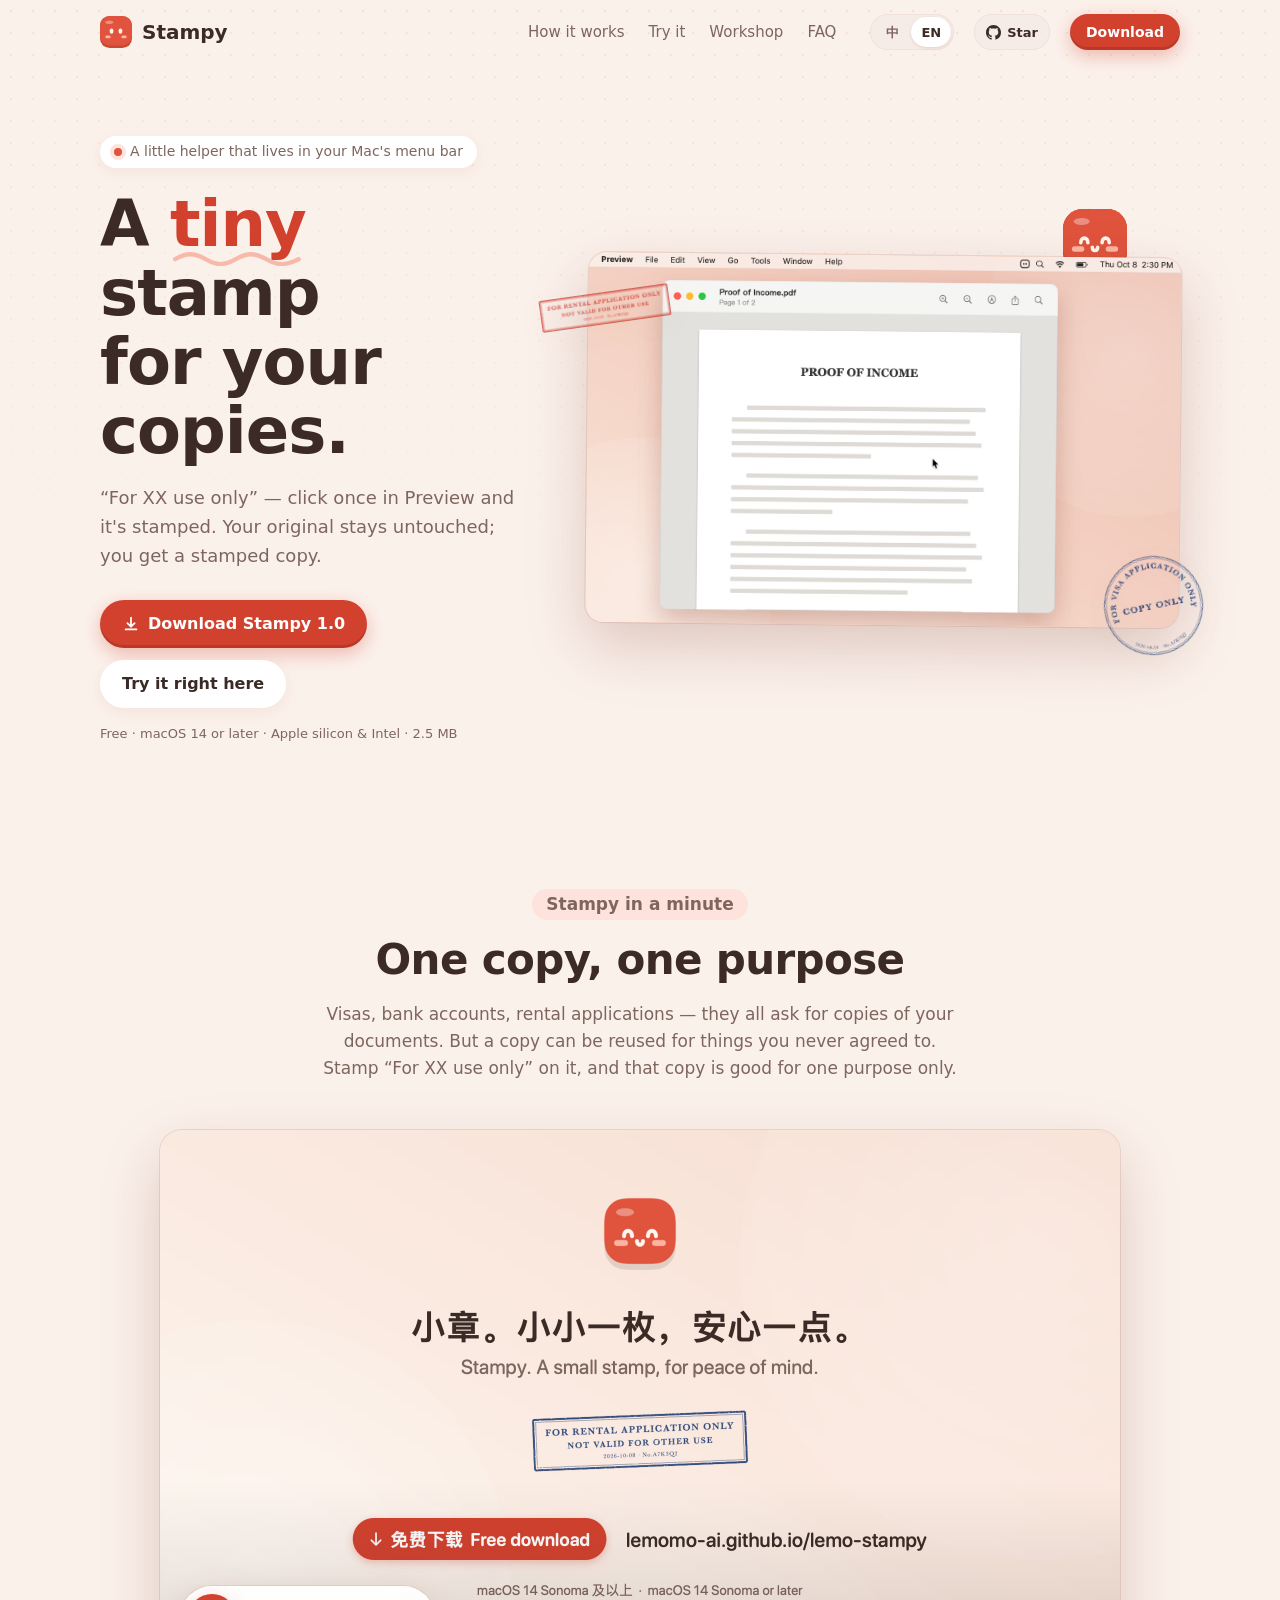
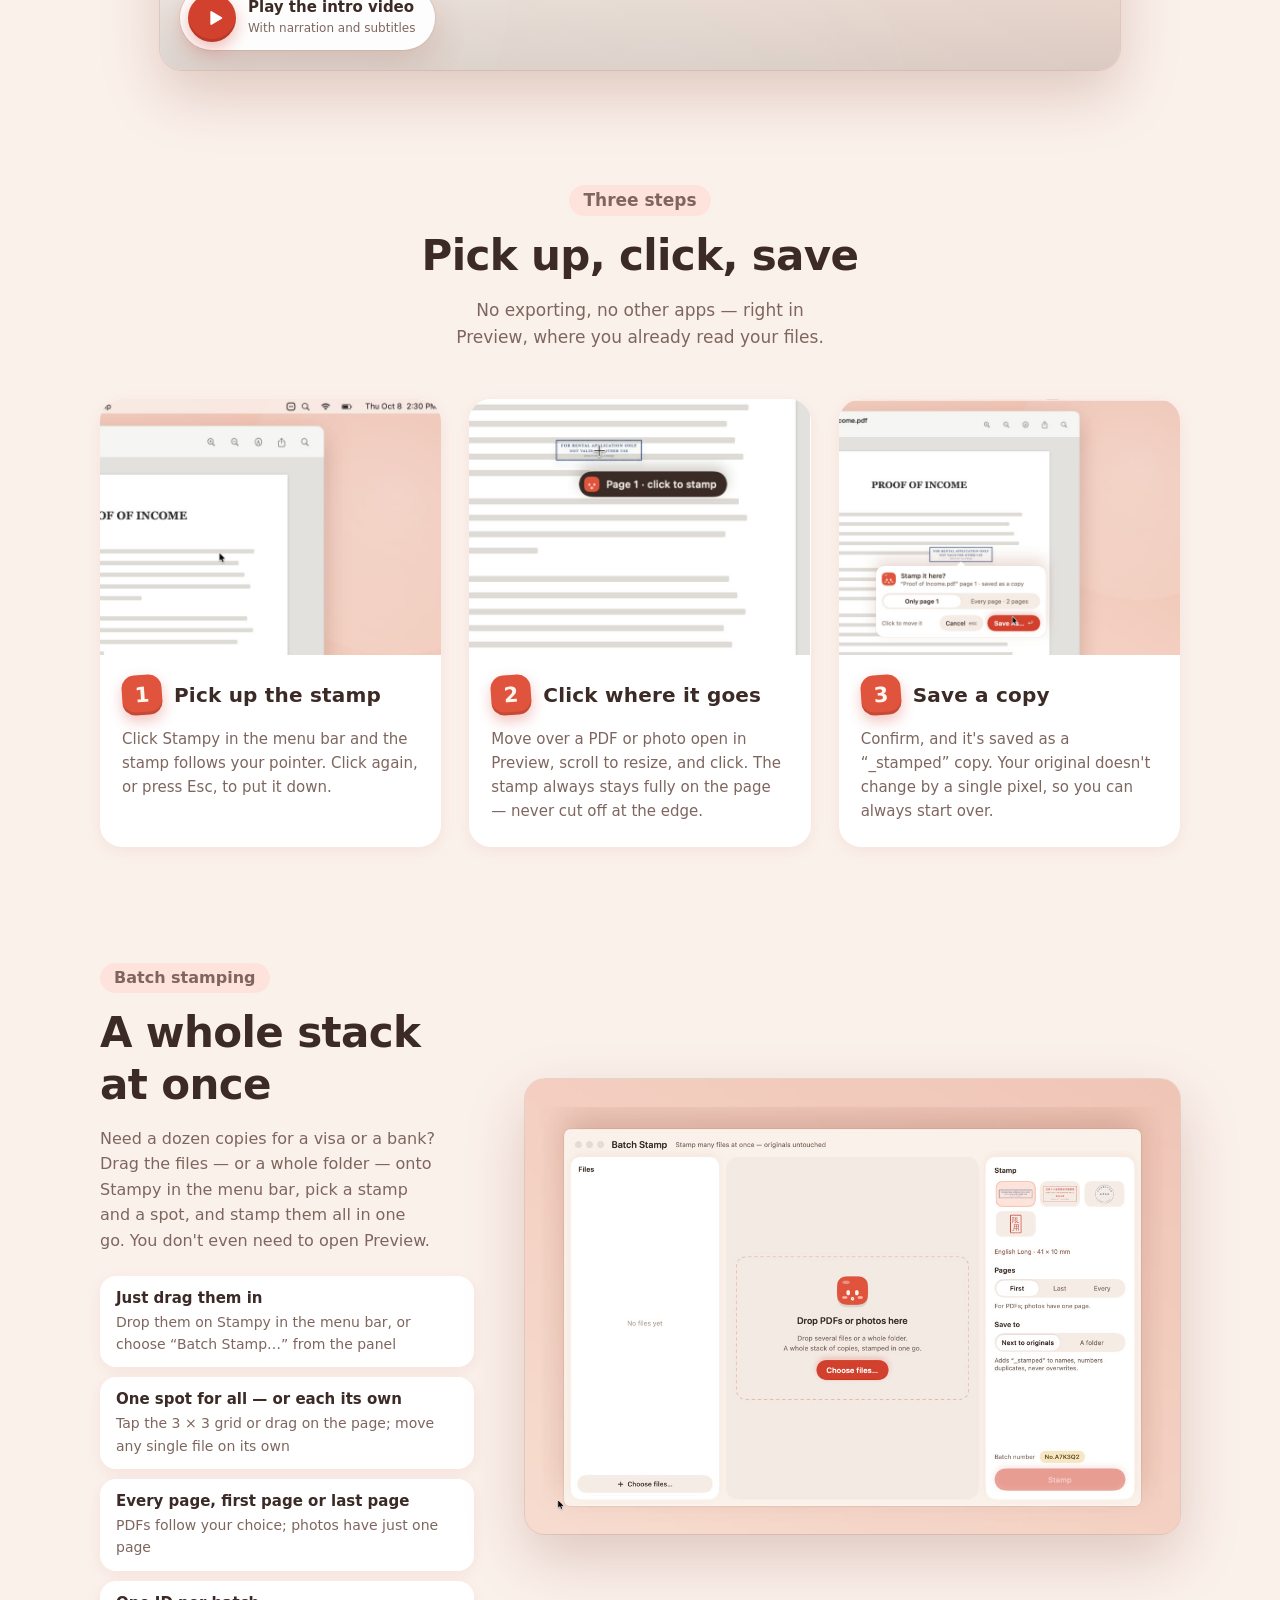
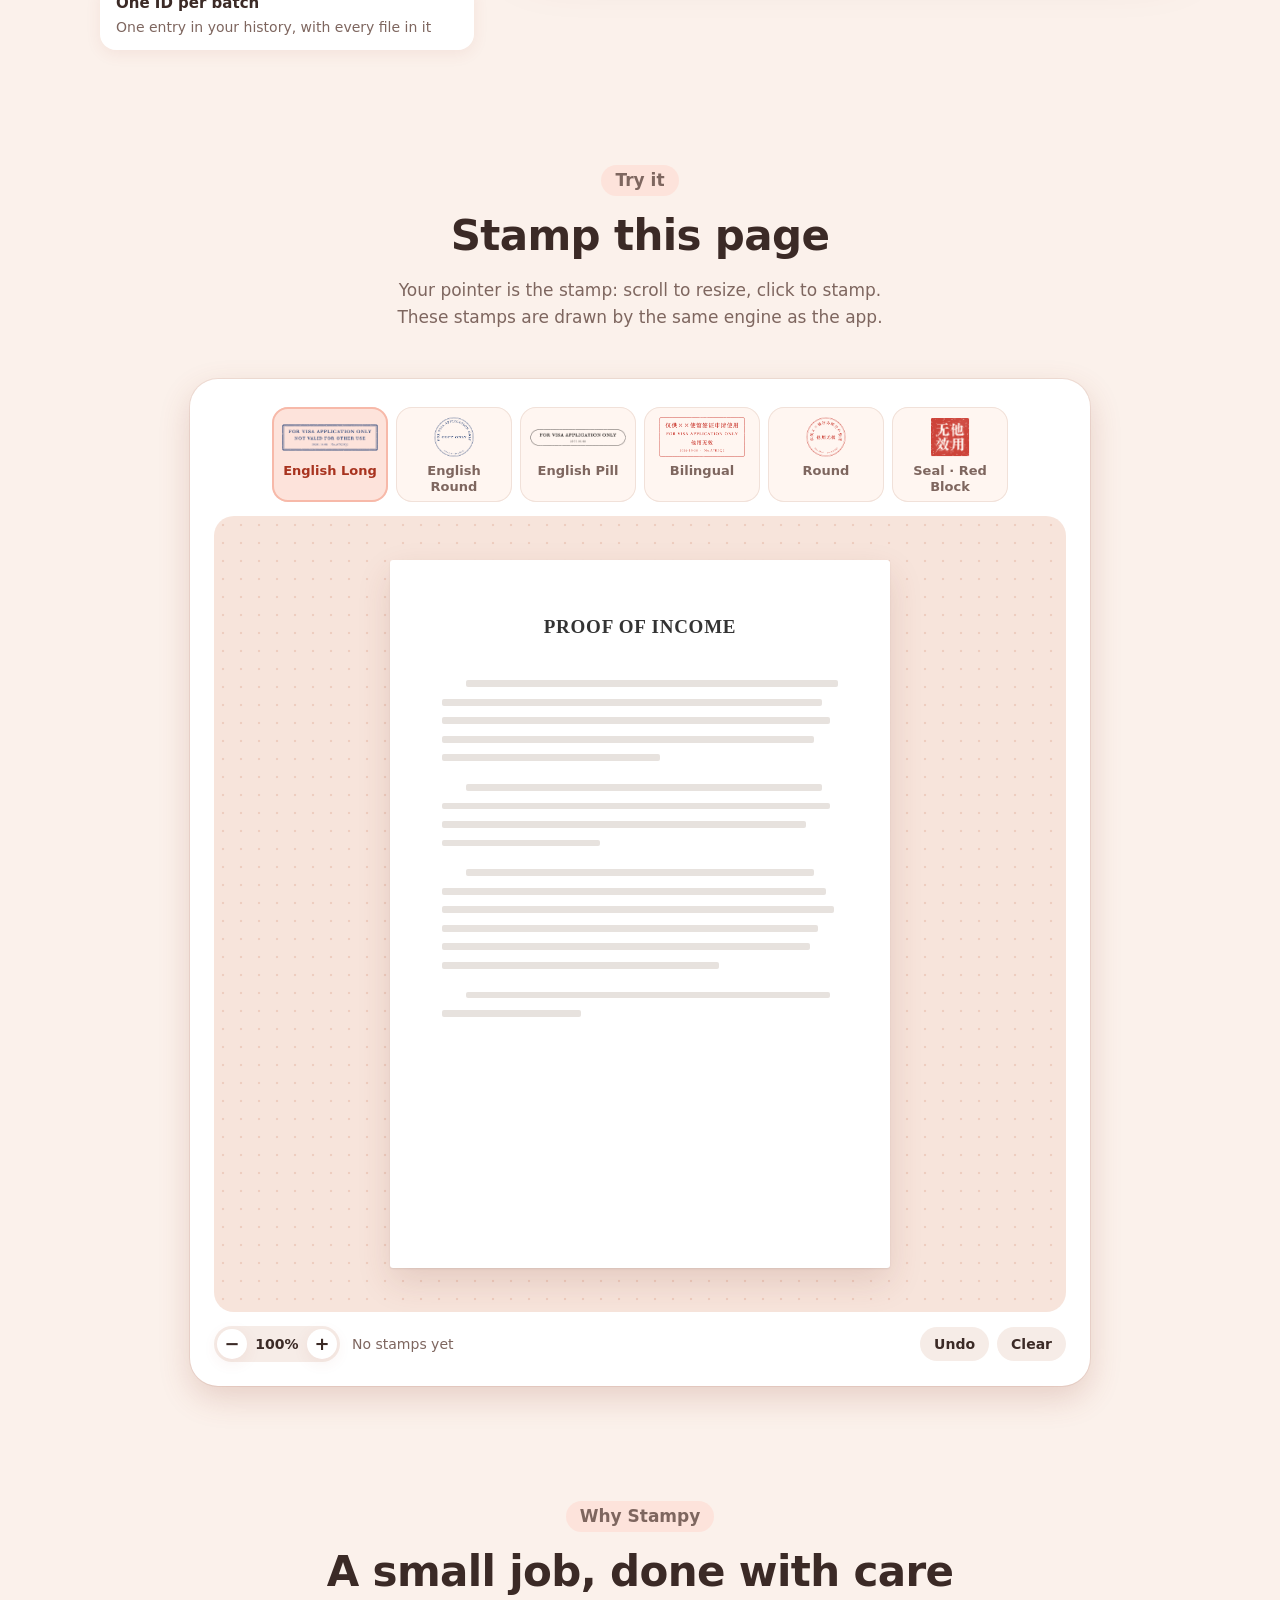
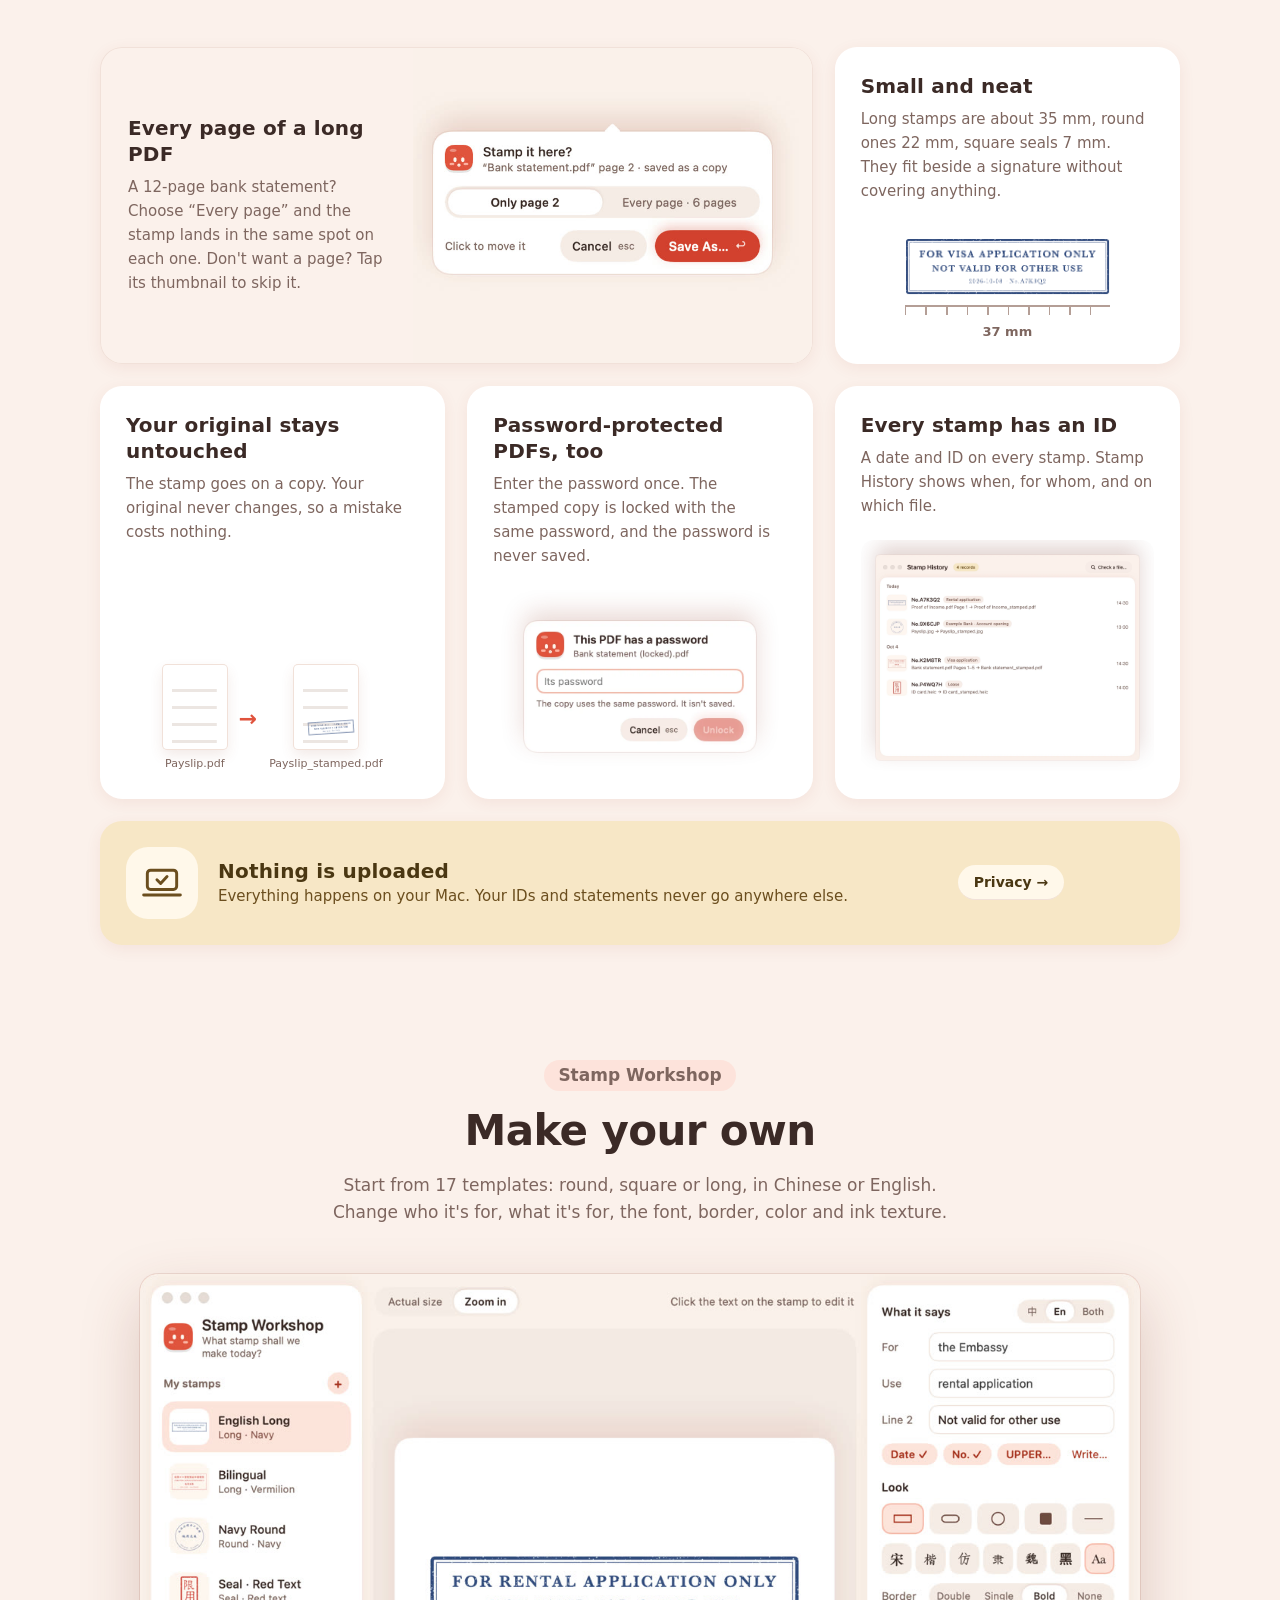
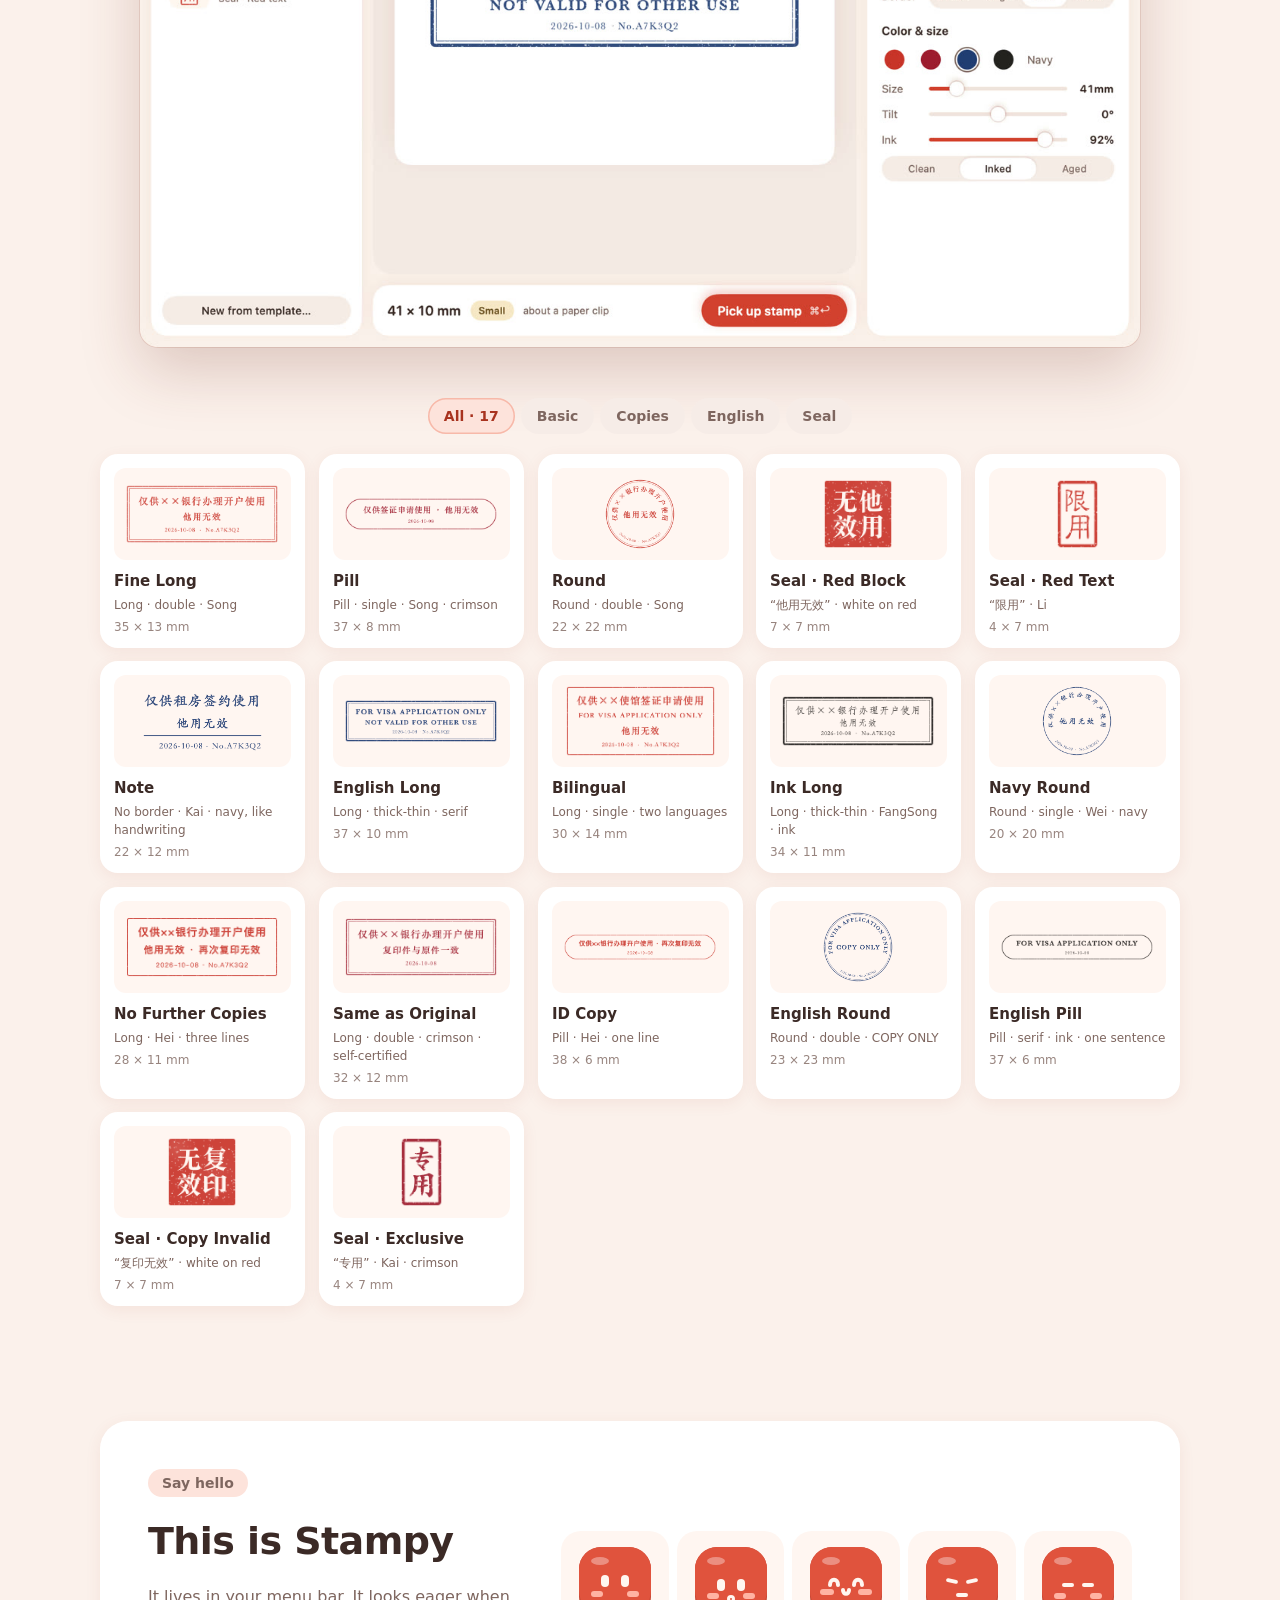
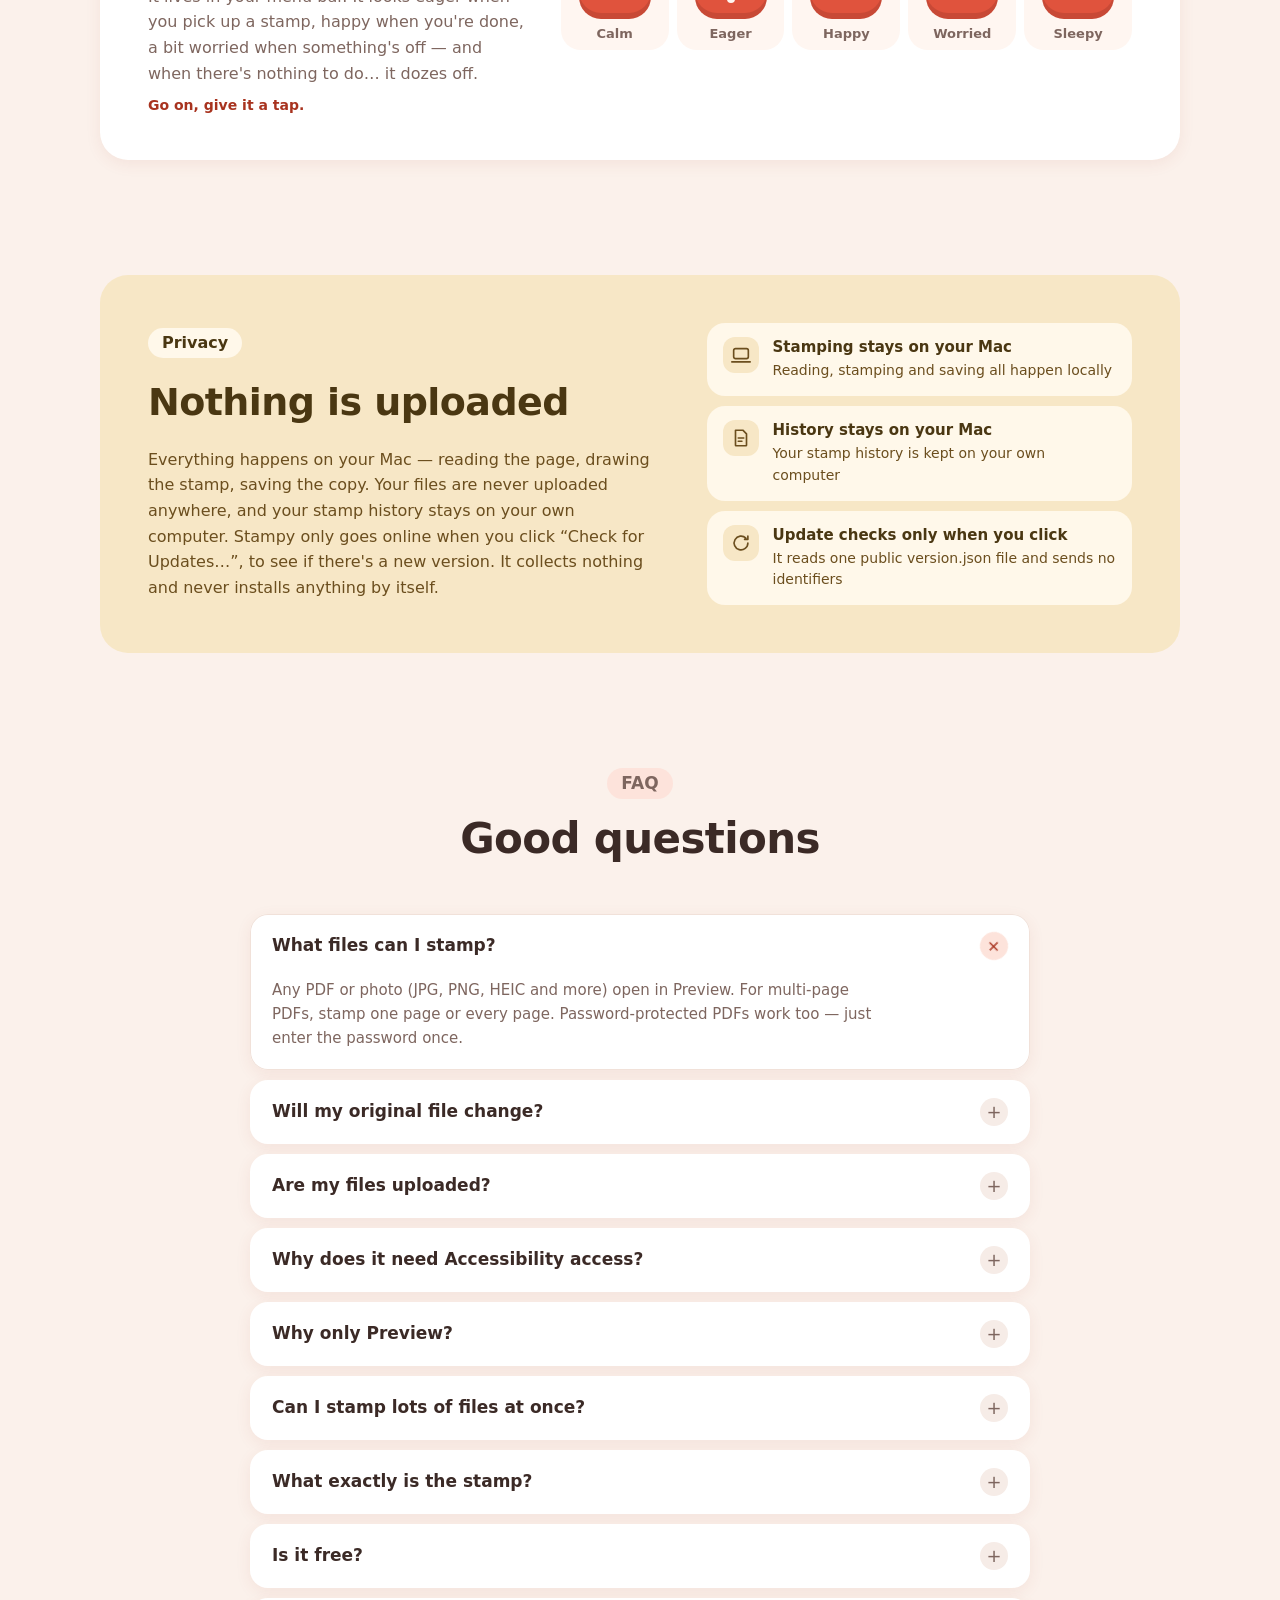
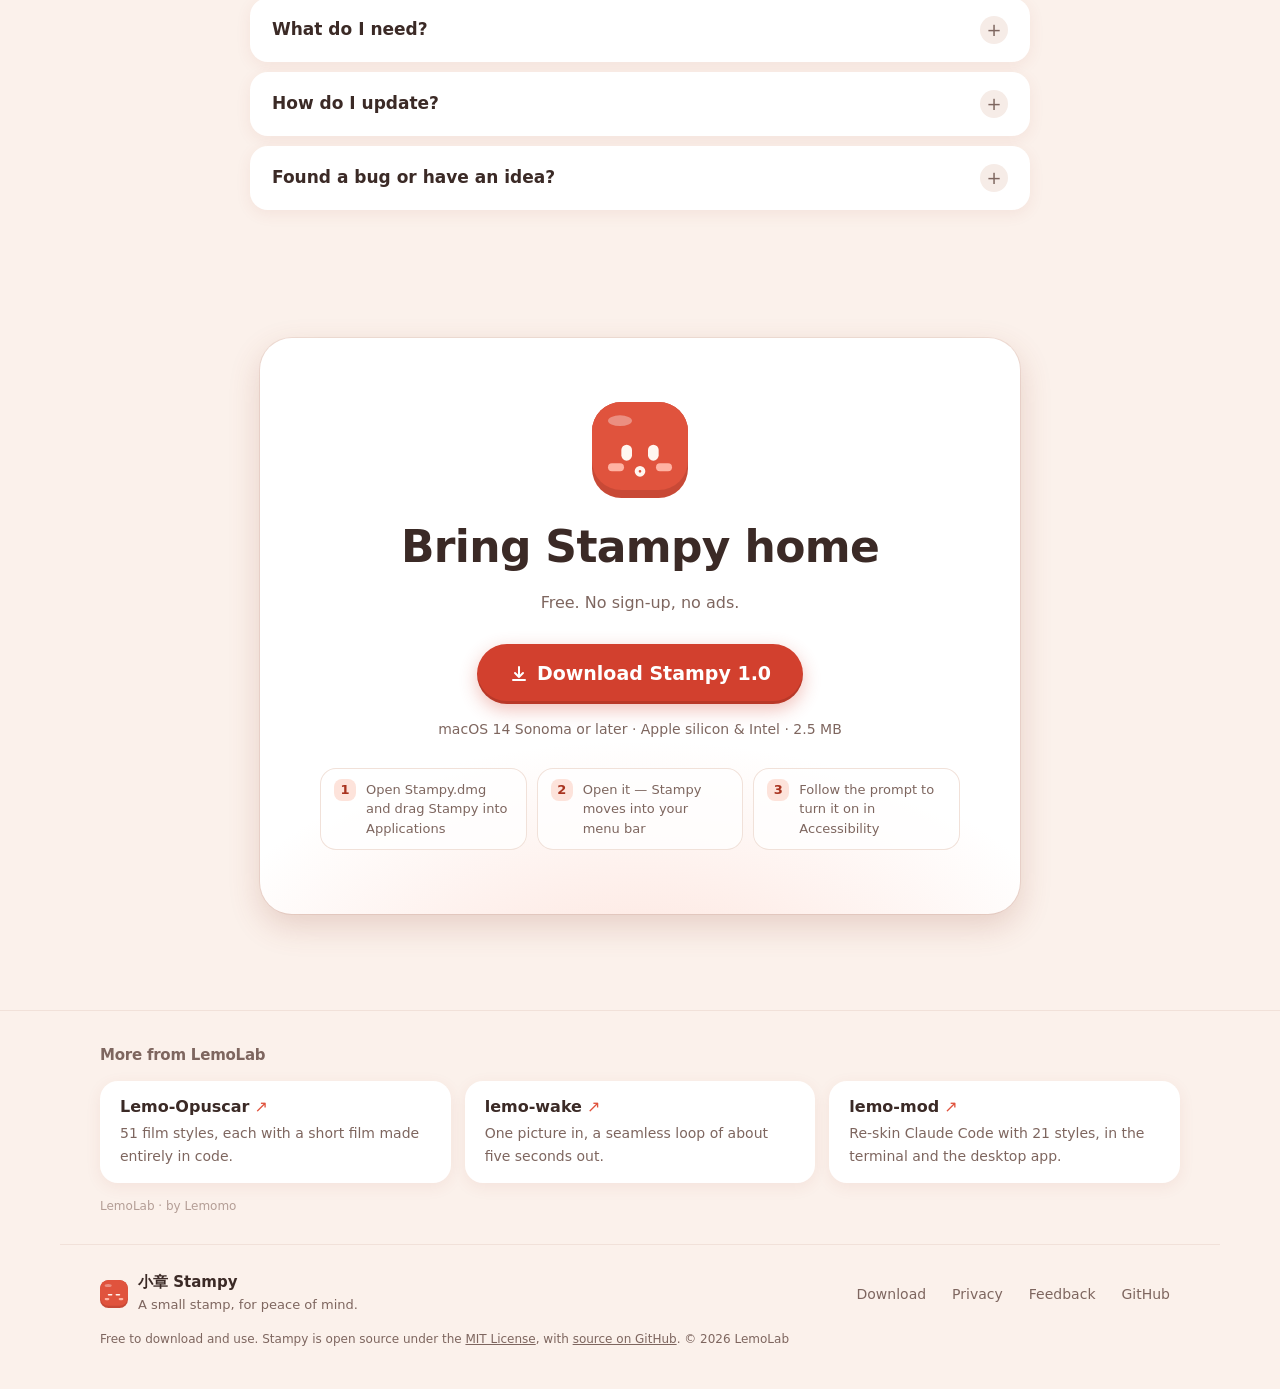
<file: website/index.html>
<!doctype html>
<html lang="zh-CN">
<head>
<meta charset="utf-8">
<meta name="viewport" content="width=device-width, initial-scale=1, viewport-fit=cover">
<script>
  // 语言要在画第一帧之前定下来：?lang= > 上次的选择 > 浏览器语言（zh 开头用中文，否则英文）。
  (function () {
    var d = document.documentElement, l = null;
    try { l = localStorage.getItem("stampy-lang"); } catch (e) {}
    var q = /[?&]lang=(zh|en)\b/.exec(location.search);
    if (q) l = q[1];
    if (l !== "zh" && l !== "en") {
      var n = (navigator.languages && navigator.languages[0]) || navigator.language || "";
      l = /^zh/i.test(n) ? "zh" : "en";
    }
    d.lang = l === "en" ? "en" : "zh-CN";
    d.className += " js" + (l === "en" ? " i18n-wait" : "");
    setTimeout(function () { d.classList.remove("i18n-wait"); }, 1500); // 脚本万一没跑，也别一直藏着
  })();
</script>
<title>小章 Stampy · 给复印件，盖个小小的章</title>
<meta name="description" content="住在 Mac 菜单栏里的小工具。在预览里点一下，就盖上“仅供××使用，他用无效”。原件不动，另存一份。文件不上传，免费开源，不用注册，没有广告。">
<meta name="theme-color" content="#FBF1EB">
<link rel="canonical" href="https://lemomo-ai.github.io/lemo-stampy/">
<link rel="icon" href="favicon.svg" type="image/svg+xml">

<!-- 分享卡片：页面只有一个地址，所以标题和简介中英文都写上。og:image 必须是完整地址。 -->
<meta property="og:type" content="website">
<meta property="og:site_name" content="小章 Stampy">
<meta property="og:url" content="https://lemomo-ai.github.io/lemo-stampy/">
<meta property="og:title" content="小章 Stampy · 给复印件，盖个小小的章 · A tiny stamp for your copies">
<meta property="og:description" content="在预览里点一下，就盖上“仅供××使用，他用无效”。原件不动，另存一份。 “For XX use only” — click once in Preview and it's stamped. Your original stays untouched.">
<meta property="og:image" content="https://lemomo-ai.github.io/lemo-stampy/ui/og.png">
<meta property="og:image:width" content="1200">
<meta property="og:image:height" content="630">
<meta property="og:image:alt" content="小章 Stampy：住在 Mac 菜单栏里的小印章 · A tiny stamp that lives in your Mac's menu bar">
<meta property="og:locale" content="zh_CN">
<meta property="og:locale:alternate" content="en_US">
<meta name="twitter:card" content="summary_large_image">
<meta name="twitter:title" content="小章 Stampy · 给复印件，盖个小小的章 · A tiny stamp for your copies">
<meta name="twitter:description" content="在预览里点一下，给复印件盖上“仅供××使用”。Click once in Preview to stamp “For XX use only” on a copy. Free and open source, for Mac.">
<meta name="twitter:image" content="https://lemomo-ai.github.io/lemo-stampy/ui/og.png">
<meta name="twitter:image:alt" content="小章 Stampy：住在 Mac 菜单栏里的小印章 · A tiny stamp that lives in your Mac's menu bar">

<link rel="stylesheet" href="style.css">
</head>

<!--
  ┌──────────────────────────────────────────────────────────────┐
  │ 发版时改这里：data-dmg-size 填 DMG 的大小，比如 "9.6 MB"。       │
  │ 空着时页面不显示大小；填了以后所有下载按钮旁边都会显示。          │
  │ 版本号写在页面文字里（搜“1.0”），version.json 也要一起改。      │
  └──────────────────────────────────────────────────────────────┘
-->
<body data-dmg-size="2.5 MB">

<a class="skip" href="#main" data-i18n="skip">跳到正文</a>

<header class="nav" id="top">
  <a class="brand" href="#top" aria-label="小章 Stampy" data-i18n-aria="brandAria">
    <span class="mascot" data-mood="normal" data-size="32"></span>
    <span class="brand-name" data-i18n="brand">小章</span>
  </a>
  <nav class="nav-links" aria-label="页面导航" data-i18n-aria="navAria">
    <a href="#how" data-i18n="navHow">怎么用</a>
    <a href="#try" data-i18n="navTry">试一试</a>
    <a href="#workshop" data-i18n="navWorkshop">刻章工坊</a>
    <a href="#faq" data-i18n="navFaq">常见问题</a>
  </nav>
  <div class="lang" role="group" aria-label="语言 / Language">
    <button type="button" data-set-lang="zh" lang="zh-CN" aria-pressed="true" title="中文">中</button>
    <button type="button" data-set-lang="en" lang="en" aria-pressed="false" title="English">EN</button>
  </div>
  <a class="gh-star" href="https://github.com/lemomo-ai/lemo-stampy" aria-label="在 GitHub 上给小章点星" data-i18n-aria="starAria"><svg viewBox="0 0 16 16" aria-hidden="true"><path fill="currentColor" d="M8 0C3.58 0 0 3.58 0 8c0 3.54 2.29 6.53 5.47 7.59.4.07.55-.17.55-.38 0-.19-.01-.82-.01-1.49-2.01.37-2.53-.49-2.69-.94-.09-.23-.48-.94-.82-1.13-.28-.15-.68-.52-.01-.53.63-.01 1.08.58 1.23.82.72 1.21 1.87.87 2.33.66.07-.52.28-.87.51-1.07-1.78-.2-3.64-.89-3.64-3.95 0-.87.31-1.59.82-2.15-.08-.2-.36-1.02.08-2.12 0 0 .67-.21 2.2.82.64-.18 1.32-.27 2-.27s1.36.09 2 .27c1.53-1.04 2.2-.82 2.2-.82.44 1.1.16 1.92.08 2.12.51.56.82 1.27.82 2.15 0 3.07-1.87 3.75-3.65 3.95.29.25.54.73.54 1.48 0 1.07-.01 1.93-.01 2.2 0 .21.15.46.55.38A8.01 8.01 0 0 0 16 8c0-4.42-3.58-8-8-8z"/></svg><span class="gh-t" data-i18n="star">点星</span><b class="gh-n" data-stars hidden></b></a>
  <a class="btn btn-primary btn-small" href="#download" data-i18n="navDownload">下载</a>
</header>

<main id="main">

  <!-- 首屏 -->
  <section class="hero">
    <div class="hero-copy">
      <p class="eyebrow"><span class="dot" aria-hidden="true"></span><span data-i18n="eyebrow">住在 Mac 菜单栏里的小工具</span></p>
      <h1 data-i18n="h1">给复印件，<br>盖个<span class="squiggle">小小的</span>章</h1>
      <p class="lead" data-i18n="lead">在预览里点一下，就盖上“仅供××使用，他用无效”。原件不动，另存一份。</p>
      <div class="hero-actions">
        <a class="btn btn-primary btn-dl" href="https://github.com/lemomo-ai/lemo-stampy/releases/latest/download/Stampy.dmg">
          <svg viewBox="0 0 20 20" aria-hidden="true"><path d="M10 3v10m0 0-4-4m4 4 4-4M4 16h12" fill="none" stroke="currentColor" stroke-width="2" stroke-linecap="round" stroke-linejoin="round"/></svg>
          <span data-i18n="dlHero">下载小章 1.0</span>
        </a>
        <a class="btn btn-ghost" href="#try" data-i18n="tryLink">先在网页上盖一个</a>
      </div>
      <p class="hero-meta"><span data-i18n="heroMeta">免费 · macOS 14 及以上 · Apple 芯片和 Intel 都能用</span><span class="dmg-size"></span></p>
    </div>
    <div class="hero-visual">
      <div class="screen">
        <video class="anim" data-src="media/flow.mp4" data-poster="media/flow.jpg" width="1440" height="900" muted loop playsinline preload="none" data-eager
          aria-label="动画：点菜单栏的小章拿起印章，移到预览里的文件上点一下，确认后另存一份已盖章的副本。"
          data-i18n-aria="aFlow"></video>
      </div>
      <img class="sticker s1" src="stamps/t02.png" data-en-src="stamps/t13.png" alt="" width="246" height="246">
      <img class="sticker s2" src="stamps/t03.png" data-en-src="stamps/sticker-en.png" alt="" width="81" height="81">
      <img class="sticker s3" src="stamps/t16.png" alt="" width="60" height="105">
      <button class="mascot peek" type="button" data-mood="happy" data-size="64" aria-label="小章：点一下换个表情" data-i18n-aria="peekAria"></button>
    </div>
  </section>

  <!-- 一分钟看懂：介绍视频 -->
  <section class="section film-section" id="film">
    <div class="section-head reveal">
      <p class="kicker" data-i18n="filmKicker">一分钟看懂</p>
      <h2 data-i18n="filmH2">复印件，只用在这件事上</h2>
      <p data-i18n="filmP">办签证、开银行账户、租房，都要交一沓证件复印件。可复印件一交出去，就可能被挪作他用。盖上“仅供××使用”，这份复印件就只能用在这件事上。</p>
    </div>
    <div class="film reveal">
      <!-- 介绍视频：media/intro.mp4（有旁白）+ 封面 media/intro.jpg。换片子直接覆盖这两个文件。 -->
      <video id="intro" src="media/intro.mp4" poster="media/intro.jpg" width="1280" height="720" preload="metadata" playsinline
        aria-label="小章介绍视频" data-i18n-aria="filmAria"></video>
      <button class="film-play" type="button" aria-controls="intro">
        <span class="film-pill">
          <span class="film-btn" aria-hidden="true"><svg viewBox="0 0 24 24"><path d="M8 5.5v13a1 1 0 0 0 1.5.87l11-6.5a1 1 0 0 0 0-1.74l-11-6.5A1 1 0 0 0 8 5.5Z" fill="currentColor"/></svg></span>
          <span class="film-label"><b data-i18n="filmPlay">播放介绍视频</b><small><span data-i18n="filmNote">有旁白和字幕</span><span class="film-dur"></span></small></span>
        </span>
      </button>
    </div>
  </section>

  <!-- 三步 -->
  <section class="section" id="how">
    <div class="section-head reveal">
      <p class="kicker" data-i18n="howKicker">三步盖好</p>
      <h2 data-i18n="howH2">拿起、点一下、存一份</h2>
      <p data-i18n="howP">不用导出、不用打开别的软件，就在你平时看文件的预览里。</p>
    </div>
    <ol class="steps">
      <li class="step reveal">
        <div class="step-media"><video class="anim" data-src="media/step1.mp4" data-poster="media/step1.jpg" width="720" height="540" muted loop playsinline preload="none"
          aria-label="动画：点一下菜单栏的小章，弹出“拿起租房签约”的气泡，印章跟着鼠标走。" data-i18n-aria="aStep1"></video></div>
        <div class="step-text">
          <span class="num" aria-hidden="true">1</span>
          <h3 data-i18n="s1h">拿起印章</h3>
          <p data-i18n="s1p">点一下菜单栏里的小章，印章就跟着鼠标走。再点一下，或者按 esc，<span class="nw">就放下。</span></p>
        </div>
      </li>
      <li class="step reveal">
        <div class="step-media"><video class="anim" data-src="media/step2.mp4" data-poster="media/step2.jpg" width="720" height="540" muted loop playsinline preload="none"
          aria-label="动画：印章移到页面上，滚轮把它调到 125%，点一下盖下去，弹出确认卡片。" data-i18n-aria="aStep2"></video></div>
        <div class="step-text">
          <span class="num" aria-hidden="true">2</span>
          <h3 data-i18n="s2h">点哪儿盖哪儿</h3>
          <p data-i18n="s2p">移到预览里打开的 PDF 或照片上，滚轮调大小，点一下就盖。章永远完整地留在纸里，不会被页边切掉。</p>
        </div>
      </li>
      <li class="step reveal">
        <div class="step-media"><video class="anim" data-src="media/step3.mp4" data-poster="media/step3.jpg" width="720" height="540" muted loop playsinline preload="none"
          aria-label="动画：点“另存为”，菜单栏下弹出“盖好啦”，旁边打开了盖好章的副本。" data-i18n-aria="aStep3"></video></div>
        <div class="step-text">
          <span class="num" aria-hidden="true">3</span>
          <h3 data-i18n="s3h">另存一份</h3>
          <p data-i18n="s3p">确认一下，存成“_已盖章”的副本。原件一个像素都不动，<span class="nw">想重盖随时再来。</span></p>
        </div>
      </li>
    </ol>
  </section>

  <!-- 批量 -->
  <section class="section batch" id="batch">
    <div class="batch-inner">
      <div class="section-head batch-head reveal">
        <p class="kicker" data-i18n="batchKicker">批量盖章</p>
        <h2 data-i18n="batchH2">一沓材料，一次盖完</h2>
        <p data-i18n="batchP">办签证、开户要交十几份复印件？把文件，或者整个文件夹，拖到菜单栏的小章上，选好章和位置，一键盖完。这一路连预览都不用开。</p>
        <ul class="batch-points">
          <li data-i18n="bp1"><b>拖进来就开</b>拖到菜单栏的小章上，或者从面板点“批量盖章…”</li>
          <li data-i18n="bp2"><b>位置统一，也能单调</b>九宫格点一下，或者在纸上直接拖；某一份想放别处，就单独挪它一份</li>
          <li data-i18n="bp3"><b>每一页、第一页、最后一页</b>PDF 按你选的来，照片只有一页</li>
          <li data-i18n="bp4"><b>一批一个编号</b>记录里是一条，查得到每一份</li>
        </ul>
      </div>
      <div class="batch-shot reveal">
        <video class="anim" data-src="media/batch.mp4" data-poster="media/batch.jpg" width="1180" height="820" muted loop playsinline preload="none"
          aria-label="动画：把 4 份文件拖进批量盖章窗口，点“盖 4 份”，每份都打了勾，菜单栏下弹出“盖好啦 · 4 份”。" data-i18n-aria="aBatch"></video>
      </div>
    </div>
  </section>

  <!-- 试一试 -->
  <section class="section try" id="try">
    <div class="section-head reveal">
      <p class="kicker" data-i18n="tryKicker">试一试</p>
      <h2 data-i18n="tryH2">在这张纸上盖一个</h2>
      <p><span class="for-mouse" data-i18n="tryMouse">鼠标就是印章：滚轮调大小，点一下就盖。</span><span class="for-touch" data-i18n="tryTouch">点一下纸就盖一个，下面的 −/+ 调大小。</span><span data-i18n="tryEngine">这些章和 App 用的是同一个引擎画的。</span></p>
    </div>
    <div class="playground reveal">
      <div class="picker" role="radiogroup" aria-label="选一枚章" data-i18n-aria="pickerAria"></div>
      <div class="desk" tabindex="0" role="application" aria-label="演示用的纸：点一下盖章，或者按回车在纸上随机盖一个" data-i18n-aria="deskAria">
        <div class="paper">
          <div class="paper-title" data-i18n="paperTitle">收 入 证 明</div>
          <div class="paper-lines" aria-hidden="true"></div>
          <div class="paper-stamps"></div>
        </div>
        <div class="ghost" aria-hidden="true">
          <img alt="">
          <div class="hint"><span class="mini"></span><span class="hint-text"></span></div>
        </div>
        <div class="demo-toast" role="status" aria-live="polite">
          <span class="mascot" data-mood="happy" data-size="36"></span>
          <div><b data-i18n="toastTitle">盖好啦</b><small>No.<span class="demo-id">A7K3Q2</span> · <span data-i18n="toastNote">网页演示，不会保存</span></small></div>
        </div>
      </div>
      <div class="play-bar">
        <div class="size-ctl">
          <button type="button" class="icon-btn" data-step="-1" aria-label="小一点" data-i18n-aria="smaller">−</button>
          <span class="size-val" aria-live="polite">100%</span>
          <button type="button" class="icon-btn" data-step="1" aria-label="大一点" data-i18n-aria="larger">+</button>
        </div>
        <span class="play-count"></span>
        <div class="play-actions">
          <button type="button" class="btn btn-chip" data-act="undo" data-i18n="undo">撤销</button>
          <button type="button" class="btn btn-chip" data-act="clear" data-i18n="clear">清空</button>
        </div>
      </div>
    </div>
  </section>

  <!-- 特点 -->
  <section class="section" id="features">
    <div class="section-head reveal">
      <p class="kicker" data-i18n="featKicker">为什么是小章</p>
      <h2 data-i18n="featH2">盖章这件小事，做得细一点</h2>
    </div>
    <div class="bento">
      <article class="card split reveal">
        <div class="split-text">
          <h3 data-i18n="f1h">多页 PDF，每一页都盖</h3>
          <p data-i18n="f1p">银行流水十几页？选“每一页都盖”，位置按比例对齐到每一页。哪页不要，点掉缩略图就行。</p>
        </div>
        <video class="anim" data-src="media/multipage.mp4" data-poster="media/multipage.jpg" width="720" height="570" muted loop playsinline preload="none"
          aria-label="动画：确认卡片切到“每一页都盖 · 6 页”，点掉第 6 页的缩略图。" data-i18n-aria="aMulti"></video>
      </article>
      <article class="card reveal">
        <h3 data-i18n="f2h">小，但是很精致</h3>
        <p data-i18n="f2p">长章约 35mm，圆章 22mm，方印 7mm。压在签名旁边刚刚好，不会把材料盖花。</p>
        <div class="ruler" aria-hidden="true">
          <img src="stamps/t00.png" data-en-src="stamps/t06.png" alt="" width="397" height="152" loading="lazy">
          <div class="ticks"></div>
          <span class="ruler-label" data-i18n="rulerLabel">35 mm</span>
        </div>
      </article>
      <article class="card reveal">
        <h3 data-i18n="f3h">原件永远不动</h3>
        <p data-i18n="f3p">盖章只发生在另存的副本上。原件还是原件，不怕盖错。</p>
        <div class="files" aria-hidden="true">
          <div class="file"><span class="sheet"></span><small data-i18n="fileA">收入证明.pdf</small></div>
          <span class="arrow">→</span>
          <div class="file stamped"><span class="sheet"><img src="stamps/t00.png" data-en-src="stamps/t06.png" alt="" loading="lazy"></span><small data-i18n="fileB">收入证明_已盖章.pdf</small></div>
        </div>
      </article>
      <article class="card reveal">
        <h3 data-i18n="f4h">加了密码也能盖</h3>
        <p data-i18n="f4p">输一次密码就行。盖好的副本用同一个密码锁上，密码不会被保存。</p>
        <img class="still" src="ui/password.webp" data-en-src="ui/password-en.webp" width="760" height="500" loading="lazy"
          alt="输入密码的卡片：小章期待地看着你。" data-i18n-alt="altPassword">
      </article>
      <article class="card reveal">
        <h3 data-i18n="f5h">每一次都有编号</h3>
        <p data-i18n="f5p">章上带日期和编号。在“盖过的章”里查得到哪天、给谁、盖了哪份。</p>
        <img class="still" src="ui/history.webp" data-en-src="ui/history-en.webp" width="1600" height="1280" loading="lazy"
          alt="“盖过的章”窗口，列出了编号、日期和文件。" data-i18n-alt="altHistory">
      </article>
      <article class="card full local reveal">
        <div class="local-icon" aria-hidden="true">
          <svg viewBox="0 0 48 48"><rect x="8" y="10" width="32" height="21" rx="3.5" fill="none" stroke="currentColor" stroke-width="3.2"/><path d="M4 37h40" stroke="currentColor" stroke-width="3.2" stroke-linecap="round"/><path d="m18.5 20.5 4 4 7-7.5" fill="none" stroke="currentColor" stroke-width="3.2" stroke-linecap="round" stroke-linejoin="round"/></svg>
        </div>
        <div>
          <h3 data-i18n="f6h">文件不上传</h3>
          <p data-i18n="f6p">盖章全在你的 Mac 上完成。证件、流水这些材料，不会上传到<span class="nw">任何地方。</span></p>
        </div>
        <a class="more" href="#privacy" data-i18n="f6link">隐私说明 →</a>
      </article>
    </div>
  </section>

  <!-- 工坊 -->
  <section class="section" id="workshop">
    <div class="section-head reveal">
      <p class="kicker" data-i18n="wsKicker">刻章工坊</p>
      <h2 data-i18n="wsH2">刻一枚自己的章</h2>
      <p data-i18n="wsP">从 17 个模板开始：常用、复印件、英文、方印。写给谁、做什么、字体、边框、颜色、印泥质感，都能改。</p>
    </div>
    <div class="workshop-shot reveal">
      <video class="anim" data-src="media/workshop.mp4" data-poster="media/workshop.jpg" width="1320" height="888" muted loop playsinline preload="none"
        aria-label="动画：刻章工坊里轮流选中几枚章，大预览跟着变。" data-i18n-aria="aWorkshop"></video>
    </div>
    <div class="gallery reveal">
      <div class="tabs" role="group" aria-label="模板分类" data-i18n-aria="tabsAria"></div>
      <div class="grid"></div>
    </div>
  </section>

  <!-- 小章 -->
  <section class="section meet">
    <div class="meet-inner reveal">
      <div class="meet-copy">
        <p class="kicker" data-i18n="meetKicker">认识一下</p>
        <h2 data-i18n="meetH2">这是小章</h2>
        <p data-i18n="meetP">它住在你的菜单栏里。拿起印章时会期待，盖好了会开心，遇到点小麻烦会皱眉，<span class="nw">闲着的时候</span><span class="nw">会打瞌睡。</span></p>
        <p class="tip" data-i18n="meetTip">点点它试试。</p>
      </div>
      <div class="moods">
        <button type="button" class="mood" data-mood="normal"><span class="mascot" data-mood="normal" data-size="72"></span><small data-i18n="mNormal">平常</small></button>
        <button type="button" class="mood" data-mood="expectant"><span class="mascot" data-mood="expectant" data-size="72"></span><small data-i18n="mExpectant">期待</small></button>
        <button type="button" class="mood" data-mood="happy"><span class="mascot" data-mood="happy" data-size="72"></span><small data-i18n="mHappy">开心</small></button>
        <button type="button" class="mood" data-mood="troubled"><span class="mascot" data-mood="troubled" data-size="72"></span><small data-i18n="mTroubled">为难</small></button>
        <button type="button" class="mood" data-mood="sleepy"><span class="mascot" data-mood="sleepy" data-size="72"></span><small data-i18n="mSleepy">犯困</small></button>
      </div>
    </div>
  </section>

  <!-- 隐私 -->
  <section class="section" id="privacy">
    <div class="privacy reveal">
      <div class="privacy-copy">
        <p class="kicker" data-i18n="pvKicker">隐私说明</p>
        <h2 data-i18n="pvH2">文件不上传</h2>
        <p data-i18n="pvP">盖章全程在你的 Mac 上完成：读页面、画章、存副本，你的文件不会上传到任何地方，盖过的记录也只存在你自己的电脑里。小章只在你点“检查更新…”时连一下网站，看看有没有新版本；不收集任何信息，也不会自己下载安装。</p>
      </div>
      <ul class="privacy-list">
        <li>
          <span class="pv-icon" aria-hidden="true"><svg viewBox="0 0 24 24"><rect x="4" y="5" width="16" height="11" rx="2" fill="none" stroke="currentColor" stroke-width="1.8"/><path d="M2 19.5h20" stroke="currentColor" stroke-width="1.8" stroke-linecap="round"/></svg></span>
          <div data-i18n="pv1"><b>盖章在本机</b>读页面、画章、存副本，都在你的 Mac 上</div>
        </li>
        <li>
          <span class="pv-icon" aria-hidden="true"><svg viewBox="0 0 24 24"><path d="M6 3.5h8l4 4V20a.5.5 0 0 1-.5.5h-11A.5.5 0 0 1 6 20V3.5Z" fill="none" stroke="currentColor" stroke-width="1.8" stroke-linejoin="round"/><path d="M9 12h6M9 15.5h4" stroke="currentColor" stroke-width="1.8" stroke-linecap="round"/></svg></span>
          <div data-i18n="pv2"><b>记录在本机</b>盖过的章只存在你自己的电脑里</div>
        </li>
        <li>
          <span class="pv-icon" aria-hidden="true"><svg viewBox="0 0 24 24"><path d="M19.5 12a7.5 7.5 0 1 1-2.2-5.3M19.5 4.5v3.6h-3.6" fill="none" stroke="currentColor" stroke-width="1.8" stroke-linecap="round" stroke-linejoin="round"/></svg></span>
          <div data-i18n="pv3"><b>检查更新，只在你点的时候</b>只读取一个公开的 version.json，不带任何标识</div>
        </li>
      </ul>
    </div>
  </section>

  <!-- 常见问题 -->
  <section class="section" id="faq">
    <div class="section-head reveal">
      <p class="kicker" data-i18n="faqKicker">常见问题</p>
      <h2 data-i18n="faqH2">你可能想知道</h2>
    </div>
    <div class="faq">
      <details class="reveal" open>
        <summary data-i18n="q1">能盖哪些文件？</summary>
        <p data-i18n="a1">在预览里打开的 PDF 和照片（JPG、PNG、HEIC 等）都可以。多页 PDF 可以只盖一页，也可以每一页都盖；加了密码的 PDF，输一次密码也能盖。</p>
      </details>
      <details class="reveal">
        <summary data-i18n="q2">原文件会被改吗？</summary>
        <p data-i18n="a2">不会。章只盖在另存的副本上，副本默认叫“原文件名_已盖章”，存在原文件旁边。另存时也不能覆盖原文件，原件一个像素都不动。</p>
      </details>
      <details class="reveal">
        <summary data-i18n="q3">我的文件会被上传吗？</summary>
        <p data-i18n="a3">不会。盖章全程在你的 Mac 上完成：读页面、画章、存副本，你的文件不会上传到任何地方，盖过的记录也只存在你自己的电脑里。小章只在你点“检查更新…”时连一下网站，看看有没有新版本；不收集任何信息，也不会自己下载安装。</p>
      </details>
      <details class="reveal">
        <summary data-i18n="q4">为什么要开辅助功能权限？</summary>
        <p data-i18n="a4">要把章盖到副本里一模一样的位置，小章得知道预览里打开的是哪份文件、你点在了哪一页的哪儿，macOS 只通过辅助功能权限提供这些信息。第一次打开时，小章会一步步带你去系统设置 › 隐私与安全性 › 辅助功能里打开它。它只用这个权限看预览里是哪份文件、你点在了哪儿；不想用了，在同一个地方关掉就行。</p>
      </details>
      <details class="reveal">
        <summary data-i18n="q5">为什么只支持预览？</summary>
        <p data-i18n="a5">小章读的是预览的辅助功能信息：哪份文件、第几页、页面在屏幕上的位置。每个看图软件给出的信息都不一样，我们先把 Mac 自带、人人都有的预览做到最稳。不想开预览的话，把文件拖到菜单栏的小章上，用批量盖章就行。</p>
      </details>
      <details class="reveal">
        <summary data-i18n="q6">能一次盖很多份吗？</summary>
        <p data-i18n="a6">能。把一沓文件或整个文件夹拖到菜单栏的小章上，就会打开“批量盖章”：统一选章、位置和要盖的页，一键盖完。副本默认存在原文件旁边，也可以统一放进一个文件夹，重名会自动加序号，不覆盖任何文件。</p>
      </details>
      <details class="reveal">
        <summary data-i18n="q7">盖的这个章是什么？</summary>
        <p data-i18n="a7">它是你本人写在复印件上的用途声明，常见的写法是“仅供××使用，他用无效”：这份复印件交给谁、做什么用，一眼就清楚，不容易被挪作他用。它不代表任何机构，小章也不提供仿机构印章的样式。</p>
      </details>
      <details class="reveal">
        <summary data-i18n="q8">免费吗？</summary>
        <p data-i18n="a8">免费。下载就能用，不用注册，没有广告。源码也公开在 <a href="https://github.com/lemomo-ai/lemo-stampy">GitHub</a>，用 MIT 许可证。</p>
      </details>
      <details class="reveal">
        <summary data-i18n="q9">需要什么系统？</summary>
        <p data-i18n="a9">macOS 14 Sonoma 及以上。Apple 芯片和 Intel 的 Mac 都能用。</p>
      </details>
      <details class="reveal">
        <summary data-i18n="q10">怎么更新？</summary>
        <p data-i18n="a10">点菜单栏的小章，在面板里点“检查更新…”。有新版本时它会告诉你，点一下就打开这个页面；下载后拖进应用程序替换旧的就行，你的印章和记录都还在。小章不会自己下载安装。</p>
      </details>
      <details class="reveal">
        <summary data-i18n="q11">遇到问题，怎么反馈？</summary>
        <p data-i18n="a11">到 <a href="https://github.com/lemomo-ai/lemo-stampy/issues">GitHub Issues</a> 告诉我们。写上 macOS 版本和出问题前做了什么，能更快找到原因。也欢迎提想法。</p>
      </details>
    </div>
  </section>

  <!-- 下载 -->
  <section class="download" id="download">
    <div class="download-card reveal">
      <span class="mascot big" data-mood="expectant" data-size="96"></span>
      <h2 data-i18n="dlH2">把小章接回家</h2>
      <p data-i18n="dlP">免费下载，不用注册，没有广告。</p>
      <a class="btn btn-primary btn-large btn-dl" href="https://github.com/lemomo-ai/lemo-stampy/releases/latest/download/Stampy.dmg">
        <svg viewBox="0 0 20 20" aria-hidden="true"><path d="M10 3v10m0 0-4-4m4 4 4-4M4 16h12" fill="none" stroke="currentColor" stroke-width="2" stroke-linecap="round" stroke-linejoin="round"/></svg>
        <span data-i18n="dlBtn">下载小章 1.0</span>
      </a>
      <p class="req"><span data-i18n="dlReq">macOS 14 Sonoma 及以上 · Apple 芯片和 Intel</span><span class="dmg-size"></span></p>
      <ol class="install">
        <li data-i18n="in1"><b>1</b>打开下载的 Stampy.dmg，把小章拖进应用程序</li>
        <li data-i18n="in2"><b>2</b>打开小章，它就住进菜单栏了</li>
        <li data-i18n="in3"><b>3</b>按提示在辅助功能里打开小章</li>
      </ol>
    </div>
  </section>

</main>

<footer class="footer">
  <section class="more" aria-labelledby="more-h">
    <h2 id="more-h" data-i18n="moreH">LemoLab 的其他项目</h2>
    <div class="more-grid">
      <a href="https://lemomo-ai.github.io/lemo-opuscar/"><b>Lemo-Opuscar</b><span data-i18n="moreOpuscar">51 种影片风格，每种都配一支完全用代码做出来的短片。</span></a>
      <a href="https://lemomo-ai.github.io/lemo-wake/"><b>lemo-wake</b><span data-i18n="moreWake">一张图进去，一段约 5 秒、无缝循环的动图出来。</span></a>
      <a href="https://lemomo-ai.github.io/lemo-mod/"><b>lemo-mod</b><span data-i18n="moreMod">给 Claude Code 换上 21 套风格，终端和桌面 App 都能用。</span></a>
    </div>
    <p class="more-by">LemoLab · by Lemomo</p>
  </section>
  <div class="footer-inner">
    <div class="footer-brand">
      <span class="mascot" data-mood="sleepy" data-size="28"></span>
      <span><b>小章 Stampy</b><small data-i18n="tagline">小小一枚，安心一点。</small></span>
    </div>
    <nav class="footer-links" aria-label="更多" data-i18n-aria="footerAria">
      <a href="#download" data-i18n="ftDownload">下载</a>
      <a href="#privacy" data-i18n="ftPrivacy">隐私说明</a>
      <a href="https://github.com/lemomo-ai/lemo-stampy/issues" data-i18n="ftFeedback">反馈</a>
      <a href="https://github.com/lemomo-ai/lemo-stampy">GitHub</a>
    </nav>
    <p class="fine"><span data-i18n="license">免费下载使用。小章以 <a href="https://github.com/lemomo-ai/lemo-stampy/blob/main/LICENSE">MIT 许可证</a>开源，<a href="https://github.com/lemomo-ai/lemo-stampy">源码在 GitHub</a>。</span> © 2026 LemoLab</p>
  </div>
</footer>

<script src="app.js"></script>
</body>
</html>
</file>
<file: website/style.css>
/* 小章官网 · 「糯米」配色和字体，数值和 App 里的 Theme.swift 一致 */
:root {
  color-scheme: light;
  --paper: #FBF1EB;
  --card: #FFFFFF;
  --well: #FFF6F1;
  --chip: #F6ECE7;
  --line: #F1E1D9;
  --butter: #F7E7C6;
  --butter-ink: #6B4E1E;
  --butter-title: #4A3712;
  --butter-well: #FFF8EA;
  --ink: #3B2A26;
  --ink2: #7E665F;
  --ink3: #B49E96;
  --on-ink: #FFF6F0;
  --coral: #E0533D;
  --coral-deep: #D2402E;
  --coral-soft: #FDE3DB;
  --coral-line: #F7B9A9;
  --coral-ink: #A8331F;
  --blush: #FFB3A3;
  --canvas: #F7E4DB;
  --dot: #EECDBF;
  --media: #F4CFC2;

  /* 和 App 一样：标题、按钮、数字用系统圆角字体（SF Rounded），中文接苹方；正文用系统字体接苹方。粗体最多到 semibold。 */
  --round: ui-rounded, "SF Pro Rounded", "SF Compact Rounded", -apple-system, BlinkMacSystemFont, "PingFang SC", "Hiragino Sans GB", "Microsoft YaHei", system-ui, sans-serif;
  --body: -apple-system, BlinkMacSystemFont, "SF Pro Text", "PingFang SC", "Hiragino Sans GB", "Microsoft YaHei", system-ui, sans-serif;
  --bold: 600;

  --shadow-card: 0 4px 16px rgba(170, 70, 50, .08);
  --shadow-float: 0 0 0 1px rgba(150, 70, 50, .10), 0 12px 32px rgba(150, 70, 50, .20);
  --shadow-window: 0 0 0 1px rgba(150, 70, 50, .14), 0 24px 60px rgba(120, 50, 35, .22);
  --r-card: 22px;
  --gutter: clamp(16px, 4vw, 40px);
  --max: 1160px;
  --spring: cubic-bezier(.3, 1.5, .5, 1);
}

* { box-sizing: border-box; }
html { scroll-behavior: smooth; scroll-padding-top: 84px; -webkit-text-size-adjust: 100%; text-size-adjust: 100%; }
html.i18n-wait body { visibility: hidden; }
body {
  margin: 0;
  background: var(--paper);
  color: var(--ink);
  font: 16px/1.7 var(--body);
  -webkit-font-smoothing: antialiased;
  overflow-x: clip;
}
:lang(en) body, body:lang(en) { line-height: 1.6; }
/* 纸上的小点点 */
body::before {
  content: "";
  position: fixed; inset: 0; z-index: -1; pointer-events: none;
  background-image: radial-gradient(var(--dot) 1px, transparent 1.4px);
  background-size: 22px 22px;
  opacity: .45;
  -webkit-mask-image: linear-gradient(to bottom, #000, transparent 70%);
  mask-image: linear-gradient(to bottom, #000, transparent 70%);
}
img, video { max-width: 100%; height: auto; display: block; }
video.anim { width: 100%; background: var(--media); }
a { color: inherit; }
h1, h2, h3 { font-family: var(--round); font-weight: var(--bold); letter-spacing: .01em; margin: 0; }
:lang(en) h1, :lang(en) h2 { letter-spacing: -.015em; }
p { margin: 0; text-wrap: pretty; }
.section-head h2, .section-head p, .download-card h2, .download-card p { text-wrap: balance; }
.nw { white-space: nowrap; }
button { font: inherit; color: inherit; }
b { font-weight: var(--bold); }

.skip {
  position: absolute; left: 12px; top: -60px; z-index: 100;
  background: var(--ink); color: var(--on-ink); padding: 10px 16px; border-radius: 12px; text-decoration: none;
  font: var(--bold) 14px/1 var(--round);
}
.skip:focus { top: 12px; }

/* ---------- 按钮 ---------- */
.btn {
  display: inline-flex; align-items: center; justify-content: center; gap: 8px;
  height: 48px; padding: 0 22px; border-radius: 999px;
  font: var(--bold) 16px/1 var(--round);
  text-decoration: none; border: 0; cursor: pointer;
  transition: transform .18s cubic-bezier(.3, 1.6, .5, 1), box-shadow .2s, background .2s;
  white-space: nowrap;
}
.btn svg { width: 18px; height: 18px; flex: none; }
.btn:active { transform: scale(.96); }
.btn-primary { background: var(--coral-deep); color: #fff; box-shadow: 0 6px 18px rgba(210, 64, 46, .32), inset 0 -3px 0 rgba(0, 0, 0, .12); }
.btn-primary:hover { transform: translateY(-2px) rotate(-1deg); box-shadow: 0 10px 24px rgba(210, 64, 46, .36), inset 0 -3px 0 rgba(0, 0, 0, .12); }
.btn-ghost { background: var(--card); color: var(--ink); box-shadow: var(--shadow-card); }
.btn-ghost:hover { transform: translateY(-2px); }
.btn-small { height: 36px; padding: 0 16px; font-size: 14px; }
.btn-large { height: 60px; padding: 0 32px; font-size: 19px; }
.btn-large svg { width: 20px; height: 20px; }
.btn-chip { height: 34px; padding: 0 14px; font-size: 14px; background: var(--chip); color: var(--ink); }
.btn-chip:hover { background: var(--coral-soft); color: var(--coral-ink); }
:focus-visible { outline: 3px solid var(--coral-line); outline-offset: 3px; border-radius: 12px; }
.btn:focus-visible { border-radius: 999px; }

/* ---------- 小章（吉祥物，SVG 由 app.js 画） ---------- */
.mascot { display: inline-block; flex: none; line-height: 0; }
.mascot svg { width: 100%; height: 100%; overflow: visible; }
.mascot .eyes { transform-box: fill-box; transform-origin: center; animation: blink 5s infinite; }
button.mascot { border: 0; padding: 0; background: none; }
@keyframes blink { 0%, 94%, 100% { transform: scaleY(1); } 96% { transform: scaleY(.1); } }

/* ---------- 顶栏 ---------- */
.nav {
  position: sticky; top: 0; z-index: 50;
  display: flex; align-items: center; gap: 20px;
  max-width: var(--max); margin: 0 auto;
  padding: 14px var(--gutter);
}
.nav::before {
  content: ""; position: absolute; inset: 0; z-index: -1;
  background: rgba(251, 241, 235, .8);
  backdrop-filter: saturate(1.4) blur(14px); -webkit-backdrop-filter: saturate(1.4) blur(14px);
  opacity: 0; transition: opacity .25s;
  border-bottom: 1px solid var(--line);
  margin: 0 calc(50% - 50vw);
}
.nav.scrolled::before { opacity: 1; }
.brand { display: flex; align-items: center; gap: 10px; text-decoration: none; border-radius: 12px; }
.brand:hover .mascot { animation: wiggle .5s; }
.brand-name { font: var(--bold) 20px/1 var(--round); }
.nav-links { display: flex; gap: 4px; margin-left: auto; }
.nav-links a { text-decoration: none; color: var(--ink2); font-size: 15px; font-weight: 500; padding: 6px 10px; border-radius: 10px; transition: color .2s, background .2s; }
.nav-links a:hover { color: var(--coral-ink); background: rgba(253, 227, 219, .6); }
@keyframes wiggle { 0%, 100% { transform: rotate(0); } 25% { transform: rotate(-10deg); } 75% { transform: rotate(8deg); } }

/* 语言切换：和 App 的分段控件一样，浅色轨道上一个白色滑块 */
.lang { display: flex; padding: 3px; border-radius: 999px; background: var(--chip); box-shadow: inset 0 0 0 1px var(--line); }
.lang button {
  border: 0; background: none; cursor: pointer; height: 30px; min-width: 38px; padding: 0 10px; border-radius: 999px;
  font: var(--bold) 13px/1 var(--round); color: var(--ink2); transition: background .2s, color .2s, box-shadow .2s;
}
.lang button:hover { color: var(--ink); }
.lang button[aria-pressed="true"] { background: var(--card); color: var(--ink); box-shadow: 0 1px 3px rgba(150, 70, 50, .18); }
.nav-links + .lang { margin-left: 4px; }

/* GitHub 点星：和语言切换同一种浅色胶囊，星数读到了才显示 */
.gh-star { display: inline-flex; align-items: center; gap: 6px; height: 36px; padding: 0 12px; border-radius: 999px; background: var(--chip); box-shadow: inset 0 0 0 1px var(--line);
  color: var(--ink); text-decoration: none; font: var(--bold) 13px/1 var(--round); white-space: nowrap; flex: none; transition: background .2s, color .2s; }
.gh-star svg { width: 15px; height: 15px; flex: none; }
.gh-star:hover { background: var(--coral-soft); color: var(--coral-ink); }
.gh-star .gh-n { font-weight: var(--bold); font-variant-numeric: tabular-nums; padding-left: 7px; border-left: 1px solid var(--coral-line); }
.gh-star .gh-n::before { content: "★ "; color: var(--coral); }
.gh-star .gh-n[hidden] { display: none; }

/* ---------- 首屏 ---------- */
.hero {
  max-width: var(--max); margin: 0 auto;
  padding: clamp(28px, 6vw, 72px) var(--gutter) clamp(40px, 6vw, 72px);
  display: grid; grid-template-columns: minmax(0, 5fr) minmax(0, 7fr); gap: clamp(28px, 5vw, 64px); align-items: center;
}
.eyebrow {
  display: inline-flex; align-items: center; gap: 8px;
  background: var(--card); box-shadow: var(--shadow-card);
  padding: 6px 14px; border-radius: 999px; font-size: 14px; color: var(--ink2); font-weight: 500; line-height: 1.4;
}
.eyebrow .dot { width: 8px; height: 8px; border-radius: 50%; background: var(--coral); box-shadow: 0 0 0 4px var(--coral-soft); flex: none; }
.hero h1 { font-size: clamp(40px, 5.6vw, 66px); line-height: 1.16; margin: 22px 0 18px; }
.hero h1:lang(en) { font-size: clamp(40px, 5.4vw, 64px); line-height: 1.08; }
.squiggle { position: relative; color: var(--coral-deep); white-space: nowrap; }
.squiggle::after {
  content: ""; position: absolute; left: 2%; right: 2%; bottom: -.08em; height: .28em;
  background: url("data:image/svg+xml,%3Csvg xmlns='http://www.w3.org/2000/svg' viewBox='0 0 120 12'%3E%3Cpath d='M2 8c10-6 18-6 28 0s18 6 28 0 18-6 28 0 18 6 30 0' fill='none' stroke='%23F7B9A9' stroke-width='4' stroke-linecap='round'/%3E%3C/svg%3E") center/100% 100% no-repeat;
}
.lead { font-size: clamp(16px, 1.6vw, 18px); color: var(--ink2); max-width: 30em; }
.hero-actions { display: flex; flex-wrap: wrap; gap: 12px; margin: 30px 0 16px; }
.hero-meta { font-size: 13px; color: var(--ink2); }

.hero-visual { position: relative; isolation: isolate; }
.screen {
  position: relative; z-index: 1;
  border-radius: 18px; overflow: hidden; background: var(--media);
  box-shadow: var(--shadow-window);
  transform: rotate(.6deg);
  animation: floaty 7s ease-in-out infinite;
  aspect-ratio: 1440 / 900;
}
@keyframes floaty { 0%, 100% { transform: rotate(.6deg) translateY(0); } 50% { transform: rotate(-.2deg) translateY(-6px); } }
.sticker { position: absolute; z-index: 2; pointer-events: none; height: auto; filter: drop-shadow(0 6px 10px rgba(150, 70, 50, .18)); }
.sticker.s1 { width: 17%; right: -4%; bottom: -8%; transform: rotate(-12deg); animation: bob 5s ease-in-out infinite; }
.sticker.s2 { width: 9%; left: -4%; top: 14%; transform: rotate(8deg); animation: bob 6s ease-in-out -2s infinite; }
.sticker.s3 { width: 6%; left: 8%; bottom: -6%; transform: rotate(-6deg); animation: bob 5.5s ease-in-out -1s infinite; }
/* 英文页换成英文章：圆章换英文圆章，方印换红色英文长章（更宽，和海报同一枚），竖的「专用」没有英文版，不显示 */
html[lang="en"] .sticker.s2 { width: 22%; left: -8%; top: 10%; transform: rotate(-8deg); }
html[lang="en"] .sticker.s3 { display: none; }
@keyframes bob { 0%, 100% { translate: 0 0; } 50% { translate: 0 -8px; } }
.peek { position: absolute; top: -46px; right: 9%; z-index: 0; cursor: pointer; animation: peek 4s ease-in-out infinite; border-radius: 14px; }
@keyframes peek { 0%, 100% { transform: translateY(0) rotate(0); } 40% { transform: translateY(-6px) rotate(-6deg); } 60% { transform: translateY(-2px) rotate(4deg); } }

/* ---------- 通用段落 ---------- */
.section { max-width: var(--max); margin: 0 auto; padding: clamp(64px, 9vw, 120px) var(--gutter) 0; }
.section-head { text-align: center; max-width: 660px; margin: 0 auto clamp(28px, 4vw, 48px); }
.kicker {
  display: inline-block; font: var(--bold) 14px/1 var(--round); color: var(--coral-ink);
  background: var(--coral-soft); padding: 7px 14px; border-radius: 999px; margin-bottom: 14px;
}
.section-head h2 { font-size: clamp(28px, 3.6vw, 42px); line-height: 1.25; margin-bottom: 14px; }
.section-head p { color: var(--ink2); font-size: 17px; }

/* 滚进来再出现（只在脚本跑起来时才先藏着） */
.js .reveal { opacity: 0; transform: translateY(18px); transition: opacity .6s ease, transform .6s cubic-bezier(.2, .8, .2, 1); }
.js .reveal.in { opacity: 1; transform: none; }

/* ---------- 介绍视频 ---------- */
.film-section { padding-top: clamp(40px, 6vw, 72px); }
.film {
  position: relative; max-width: 960px; margin: 0 auto;
  border-radius: 22px; overflow: hidden; background: #F3DCD3;
  box-shadow: var(--shadow-window); aspect-ratio: 16 / 9;
}
.film video { width: 100%; height: 100%; object-fit: cover; background: #F3DCD3; }
.film-play {
  position: absolute; inset: 0; width: 100%; border: 0; padding: 0; cursor: pointer;
  display: flex; align-items: flex-end; justify-content: flex-start;
  background: linear-gradient(to top, rgba(59, 42, 38, .16), rgba(59, 42, 38, 0) 35%);
}
.film-play:focus-visible { outline-offset: -6px; border-radius: 22px; }
.film-pill {
  margin: 0 0 20px 20px; display: flex; align-items: center; gap: 12px;
  background: rgba(255, 255, 255, .94); border-radius: 999px; padding: 8px 20px 8px 8px; text-align: left;
  box-shadow: var(--shadow-float); transition: transform .25s var(--spring);
  -webkit-backdrop-filter: blur(8px); backdrop-filter: blur(8px);
}
.film-play:hover .film-pill { transform: translateY(-2px) scale(1.03); }
.film-btn {
  flex: none; width: 48px; height: 48px; display: grid; place-items: center; border-radius: 50%;
  background: var(--coral-deep); color: #fff;
  box-shadow: 0 6px 16px rgba(210, 64, 46, .35), inset 0 -3px 0 rgba(0, 0, 0, .12);
}
.film-btn svg { width: 22px; height: 22px; margin-left: 3px; }
.film-label { display: flex; flex-direction: column; gap: 1px; }
.film-label b { font: var(--bold) 15px/1.3 var(--round); color: var(--ink); }
.film-label small { font-size: 12px; color: var(--ink2); }
.film.playing .film-play { display: none; }

/* ---------- 三步 ---------- */
.steps { list-style: none; padding: 0; margin: 0; display: grid; grid-template-columns: repeat(3, minmax(0, 1fr)); gap: clamp(16px, 2.4vw, 28px); }
.step {
  background: var(--card); border-radius: var(--r-card); box-shadow: var(--shadow-card); overflow: hidden;
  transition: transform .3s var(--spring);
}
.step:nth-child(2) { transition-delay: .08s; }
.step:nth-child(3) { transition-delay: .16s; }
.step:hover { transform: translateY(-4px) rotate(-.4deg); }
.step-media { background: var(--media); aspect-ratio: 4 / 3; }
.step-media img, .step-media video { width: 100%; height: 100%; object-fit: cover; }
.step-text { padding: 20px 22px 24px; display: grid; grid-template-columns: auto minmax(0, 1fr); column-gap: 12px; align-items: center; }
.step .num {
  width: 40px; height: 40px; border-radius: 13px; transform: rotate(-4deg);
  display: grid; place-items: center;
  background: var(--coral); color: var(--on-ink); font: var(--bold) 21px/1 var(--round);
  box-shadow: inset 0 -3px 0 rgba(0, 0, 0, .12), 0 6px 14px rgba(210, 64, 46, .3);
}
.step h3 { font-size: 20px; line-height: 1.3; }
.step p { grid-column: 1 / -1; margin-top: 12px; color: var(--ink2); font-size: 15px; }

/* ---------- 批量 ---------- */
.batch-inner { display: grid; grid-template-columns: minmax(0, 4fr) minmax(0, 7fr); gap: clamp(24px, 4vw, 56px); align-items: center; }
.batch-head { text-align: left; margin: 0; }
.batch-head p { font-size: 16px; }
.batch-points { list-style: none; padding: 0; margin: 22px 0 0; display: grid; gap: 10px; }
.batch-points li {
  background: var(--card); border-radius: 16px; box-shadow: var(--shadow-card); padding: 12px 16px;
  color: var(--ink2); font-size: 14px; line-height: 1.6;
}
.batch-points b { display: block; font: var(--bold) 15px/1.4 var(--round); color: var(--ink); margin-bottom: 2px; }
.batch-shot { border-radius: 20px; overflow: hidden; box-shadow: var(--shadow-window); transform: rotate(-.5deg); aspect-ratio: 1180 / 820; background: var(--media); }

/* ---------- 试一试 ---------- */
.playground {
  background: var(--card); border-radius: 28px; box-shadow: var(--shadow-float);
  padding: clamp(14px, 2.4vw, 24px);
  max-width: 900px; margin: 0 auto;
}
.picker { display: flex; gap: 8px; overflow-x: auto; padding: 4px 4px 14px; scrollbar-width: none; scroll-snap-type: x proximity; }
.picker::-webkit-scrollbar { display: none; }
.pick {
  flex: none; display: flex; flex-direction: column; align-items: center; gap: 6px;
  width: 116px; padding: 10px 8px 8px; border-radius: 16px; border: 0; cursor: pointer;
  background: var(--well); box-shadow: inset 0 0 0 1px var(--line); scroll-snap-align: center;
  transition: transform .2s cubic-bezier(.3, 1.6, .5, 1), background .2s, box-shadow .2s;
}
.pick:first-child { margin-left: auto; }
.pick:last-child { margin-right: auto; }
.pick:hover { transform: translateY(-2px); }
.pick .pick-img { height: 40px; display: grid; place-items: center; }
.pick img { max-height: 40px; max-width: 96px; width: auto; }
.pick span { font: var(--bold) 13px/1.2 var(--round); color: var(--ink2); text-align: center; }
.pick[aria-checked="true"] { background: var(--coral-soft); box-shadow: inset 0 0 0 2px var(--coral-line); }
.pick[aria-checked="true"] span { color: var(--coral-ink); }

.desk {
  position: relative; border-radius: 20px; overflow: hidden;
  background: var(--canvas);
  background-image: radial-gradient(var(--dot) 1.2px, transparent 1.6px);
  background-size: 18px 18px;
  padding: clamp(18px, 4vw, 44px) 0;
  cursor: none; touch-action: manipulation; user-select: none; -webkit-user-select: none;
}
.desk:focus-visible { outline-offset: -3px; border-radius: 20px; }
.paper {
  position: relative; width: min(500px, 82%); aspect-ratio: 595 / 842; margin: 0 auto;
  background: #fff; border-radius: 3px;
  box-shadow: 0 1px 2px rgba(0, 0, 0, .08), 0 14px 34px rgba(120, 50, 35, .14);
  container-type: inline-size;
}
.paper-title { position: absolute; top: 8%; left: 0; right: 0; text-align: center; font: 700 4.2cqw/1 "Songti SC", "STSong", serif; color: #333; letter-spacing: .2em; }
.paper-title:lang(en) { font-family: Georgia, "Times New Roman", serif; letter-spacing: .04em; font-size: 3.8cqw; }
.paper-lines { position: absolute; left: 10.4%; right: 10.4%; top: 17%; }
.paper-lines i { display: block; height: 1.35cqw; background: #E7E2DE; border-radius: 2px; margin-bottom: 2.35cqw; }
.paper-lines i.gap { margin-bottom: 4.6cqw; }
.paper-stamps { position: absolute; inset: 0; }
.paper-stamps img { position: absolute; transform: translate(-50%, -50%); pointer-events: none; animation: drop .14s ease-out; }
@keyframes drop { from { transform: translate(-50%, -50%) scale(1.04); opacity: .6; } to { transform: translate(-50%, -50%) scale(1); opacity: 1; } }
.ripple {
  position: absolute; transform: translate(-50%, -50%); border-radius: 12px;
  border: 6px solid rgba(224, 83, 61, .18); pointer-events: none; animation: ripple .45s ease-out forwards;
}
@keyframes ripple { from { transform: translate(-50%, -50%) scale(.96); opacity: 1; } to { transform: translate(-50%, -50%) scale(1.08); opacity: 0; } }

.ghost { position: absolute; left: 0; top: 0; pointer-events: none; opacity: 0; transition: opacity .15s; z-index: 3; }
.ghost.show { opacity: 1; }
.ghost img { position: absolute; transform: translate(-50%, -50%); max-width: none; opacity: .4; transition: opacity .15s, filter .15s; }
.ghost.on img { opacity: 1; filter: drop-shadow(0 6px 6px rgba(59, 42, 38, .18)); }
.cross { /* 十字光标：跟着鼠标；章贴边停住时，十字还在鼠标上 */
  display: none; position: absolute; left: -8.5px; top: -8.5px; z-index: 3; pointer-events: none; width: 17px; height: 17px;
  background:
    linear-gradient(var(--ink), var(--ink)) center/1.5px 100% no-repeat,
    linear-gradient(var(--ink), var(--ink)) center/100% 1.5px no-repeat;
  filter: drop-shadow(0 0 1px #fff) drop-shadow(0 0 1px #fff);
}
.hint {
  position: absolute; left: -24px; white-space: nowrap;
  display: flex; align-items: center; gap: 8px; height: 30px; padding: 0 12px 0 6px;
  background: var(--ink); color: var(--on-ink); border-radius: 999px;
  font: 500 12px/1 var(--body); box-shadow: 0 6px 16px rgba(59, 42, 38, .25);
}
.hint.sizing { padding: 0 12px; }
.hint .pct { font-family: var(--round); font-weight: var(--bold); }
.hint .mini { width: 18px; height: 18px; border-radius: 6px; background: var(--coral); position: relative; }
.hint .mini::before, .hint .mini::after { content: ""; position: absolute; top: 8px; width: 2px; height: 3px; border-radius: 1px; background: var(--on-ink); }
.hint .mini::before { left: 5px; } .hint .mini::after { left: 11px; }
.hint .bar { width: 64px; height: 4px; border-radius: 2px; background: rgba(255, 246, 240, .25); overflow: hidden; }
.hint .bar b { display: block; height: 100%; background: var(--on-ink); border-radius: 2px; }

.demo-toast {
  position: absolute; top: 14px; right: 14px; z-index: 4; max-width: calc(100% - 28px);
  display: flex; align-items: center; gap: 10px;
  background: #fff; border-radius: 18px; padding: 10px 16px 10px 10px; box-shadow: var(--shadow-float);
  transform: translateY(-10px) scale(.96); opacity: 0; transition: transform .25s cubic-bezier(.3, 1.4, .5, 1), opacity .25s; pointer-events: none;
}
.demo-toast.low { top: auto; bottom: 14px; }
.demo-toast.low:not(.show) { transform: translateY(10px) scale(.96); }
.demo-toast.show { transform: none; opacity: 1; }
.demo-toast b { display: block; font: var(--bold) 15px/1.3 var(--round); }
.demo-toast small { color: var(--ink2); font-size: 12px; }

.play-bar { display: flex; align-items: center; gap: 12px; flex-wrap: wrap; padding-top: 14px; }
.size-ctl { display: flex; align-items: center; gap: 4px; background: var(--chip); border-radius: 999px; padding: 3px; }
.icon-btn { width: 30px; height: 30px; border: 0; border-radius: 50%; background: #fff; cursor: pointer; font: var(--bold) 18px/1 var(--round); box-shadow: var(--shadow-card); }
.icon-btn:active { transform: scale(.92); }
.size-val { min-width: 52px; text-align: center; font: var(--bold) 14px/1 var(--round); font-variant-numeric: tabular-nums; }
.play-count { color: var(--ink2); font-size: 14px; }
.play-actions { margin-left: auto; display: flex; gap: 8px; }
.load-error { text-align: center; color: var(--ink2); padding: 40px; }

/* ---------- 特点 ---------- */
.bento { display: grid; grid-template-columns: repeat(3, minmax(0, 1fr)); gap: clamp(14px, 2vw, 22px); }
.card {
  background: var(--card); border-radius: var(--r-card); box-shadow: var(--shadow-card);
  padding: 26px; overflow: hidden; display: flex; flex-direction: column; gap: 8px;
}
.card h3 { font-size: 20px; line-height: 1.3; }
.card p { color: var(--ink2); font-size: 15px; }
.card.split { grid-column: span 2; display: grid; grid-template-columns: minmax(0, 2fr) minmax(0, 3fr); gap: 20px; align-items: center; padding: 1px 1px 1px 28px; background: var(--paper); box-shadow: var(--shadow-card), inset 0 0 0 1px var(--line); }
.card.split .split-text { display: flex; flex-direction: column; gap: 8px; padding: 24px 0; }
.card.split img, .card.split video { width: 100%; border-radius: 0 21px 21px 0; background: var(--paper); aspect-ratio: 720 / 570; }
.card.full { grid-column: 1 / -1; }
.card .still { margin: 14px auto -10px; width: 100%; border-radius: 12px; }
.card:nth-child(3n+2) { transition-delay: .06s; }
.card:nth-child(3n) { transition-delay: .12s; }

.ruler { margin-top: auto; padding-top: 18px; position: relative; }
.ruler img { width: 70%; margin: 0 auto; }
.ruler .ticks {
  height: 14px; margin: 10px 15% 0; border-top: 2px solid var(--ink3);
  background: repeating-linear-gradient(90deg, var(--ink3) 0 1.5px, transparent 1.5px 10%);
  background-size: 100% 8px; background-repeat: no-repeat;
}
.ruler-label { display: block; text-align: center; font: var(--bold) 13px/1 var(--round); color: var(--ink2); margin-top: 6px; }

.files { margin-top: auto; padding-top: 18px; display: flex; align-items: center; justify-content: center; gap: 12px; }
.file { display: flex; flex-direction: column; align-items: center; gap: 6px; min-width: 0; }
.file small { font-size: 11px; color: var(--ink2); white-space: nowrap; }
.sheet {
  position: relative; width: 64px; height: 84px; background: #fff; border-radius: 4px;
  box-shadow: 0 0 0 1px var(--line), 0 6px 14px rgba(150, 70, 50, .12);
  background-image: repeating-linear-gradient(180deg, transparent 0 14px, #ECE6E2 14px 17px);
  background-size: 70% 100%; background-position: center 10px; background-repeat: no-repeat;
}
.sheet img { position: absolute; width: 46px; right: 4px; bottom: 16px; transform: rotate(-4deg); }
.file.stamped .sheet { animation: thump 3.2s ease-in-out infinite; }
@keyframes thump { 0%, 70%, 100% { transform: none; } 78% { transform: scale(1.06) rotate(-2deg); } 86% { transform: scale(.98); } }
.arrow { font: var(--bold) 22px/1 var(--round); color: var(--coral); }

.local { flex-direction: row; align-items: center; gap: 20px; background: var(--butter); }
.local h3 { color: var(--butter-title); }
.local p { color: var(--butter-ink); }
.local-icon { flex: none; width: 72px; height: 72px; border-radius: 22px; background: var(--butter-well); color: var(--butter-ink); display: grid; place-items: center; }
.local-icon svg { width: 44px; height: 44px; }
.local .more {
  margin-left: auto; flex: none; text-decoration: none; font: var(--bold) 14px/1 var(--round); color: var(--butter-title);
  background: var(--butter-well); padding: 10px 16px; border-radius: 999px; transition: transform .2s var(--spring);
}
.local .more:hover { transform: translateX(3px); }

/* ---------- 工坊 ---------- */
.workshop-shot { border-radius: 18px; overflow: hidden; box-shadow: var(--shadow-window); max-width: 1000px; margin: 0 auto; aspect-ratio: 1320 / 888; background: var(--media); }
.gallery { margin-top: clamp(32px, 4vw, 56px); }
.tabs { display: flex; justify-content: center; flex-wrap: wrap; gap: 6px; margin-bottom: 20px; }
.tab {
  border: 0; cursor: pointer; height: 36px; padding: 0 16px; border-radius: 999px;
  font: var(--bold) 14px/1 var(--round); background: var(--chip); color: var(--ink2); transition: background .2s, color .2s;
}
.tab:hover { color: var(--ink); }
.tab[aria-pressed="true"] { background: var(--coral-soft); color: var(--coral-ink); box-shadow: inset 0 0 0 1.5px var(--coral-line); }
.grid { display: grid; grid-template-columns: repeat(auto-fill, minmax(180px, 1fr)); gap: 14px; }
.tpl {
  background: var(--card); border-radius: 18px; box-shadow: var(--shadow-card); padding: 14px 14px 12px;
  display: flex; flex-direction: column; gap: 4px;
  animation: pop .35s var(--spring) both;
}
.tpl .tpl-img {
  height: 92px; border-radius: 12px; background: var(--well); display: grid; place-items: center; margin-bottom: 8px;
}
.tpl img { max-height: 70px; max-width: 86%; width: auto; transition: transform .3s cubic-bezier(.3, 1.6, .5, 1); }
.tpl:hover img { transform: scale(1.12) rotate(-3deg); }
.tpl b { font: var(--bold) 15px/1.3 var(--round); }
.tpl small { font-size: 12px; color: var(--ink2); line-height: 1.5; text-wrap: pretty; }
.tpl .mm { color: var(--ink2); opacity: .8; font-variant-numeric: tabular-nums; }
@keyframes pop { from { opacity: 0; transform: scale(.92); } to { opacity: 1; transform: none; } }

/* ---------- 小章 ---------- */
.meet-inner {
  background: var(--card); border-radius: 28px; box-shadow: var(--shadow-card);
  padding: clamp(24px, 4vw, 48px); display: grid; grid-template-columns: minmax(0, 4fr) minmax(0, 6fr); gap: 32px; align-items: center;
}
.meet h2 { font-size: clamp(28px, 3.4vw, 38px); margin-bottom: 12px; }
.meet p { color: var(--ink2); }
.meet .tip { margin-top: 12px; font: var(--bold) 14px/1 var(--round); color: var(--coral-ink); }
.moods { display: flex; justify-content: space-between; gap: 8px; flex-wrap: wrap; }
.mood {
  border: 0; background: var(--well); border-radius: 20px; padding: 16px 12px 10px; cursor: pointer;
  display: flex; flex-direction: column; align-items: center; gap: 8px; flex: 1 1 88px; min-width: 88px;
  transition: transform .25s cubic-bezier(.3, 1.6, .5, 1), background .2s;
}
.mood small { font: var(--bold) 13px/1 var(--round); color: var(--ink2); }
.mood:hover { transform: translateY(-4px); background: var(--coral-soft); }
.mood:active .mascot, .mascot.boing { animation: boing .5s cubic-bezier(.3, 1.6, .5, 1); }
@keyframes boing { 0% { transform: scale(1, 1); } 30% { transform: scale(1.12, .86); } 60% { transform: scale(.94, 1.08); } 100% { transform: scale(1); } }

/* ---------- 隐私 ---------- */
.privacy {
  display: grid; grid-template-columns: minmax(0, 6fr) minmax(0, 5fr); gap: clamp(24px, 4vw, 48px); align-items: center;
  background: var(--butter); border-radius: 28px; padding: clamp(24px, 4vw, 48px);
}
.privacy .kicker { background: var(--butter-well); color: var(--butter-title); }
.privacy h2 { font-size: clamp(28px, 3.4vw, 38px); color: var(--butter-title); margin-bottom: 14px; }
.privacy-copy p { color: var(--butter-ink); font-size: 16px; }
.privacy-list { list-style: none; margin: 0; padding: 0; display: grid; gap: 10px; }
.privacy-list li {
  display: flex; gap: 14px; align-items: flex-start;
  background: var(--butter-well); border-radius: 18px; padding: 14px 16px;
  color: var(--butter-ink); font-size: 14px; line-height: 1.55;
}
.privacy-list b { display: block; font: var(--bold) 15px/1.4 var(--round); color: var(--butter-title); margin-bottom: 2px; }
.pv-icon { flex: none; width: 36px; height: 36px; border-radius: 12px; background: var(--butter); color: var(--butter-ink); display: grid; place-items: center; }
.pv-icon svg { width: 22px; height: 22px; }

/* ---------- 常见问题 ---------- */
.faq { max-width: 780px; margin: 0 auto; display: flex; flex-direction: column; gap: 10px; }
.faq details { background: var(--card); border-radius: 18px; box-shadow: var(--shadow-card); padding: 0 22px; transition: box-shadow .2s; }
.faq details[open] { box-shadow: var(--shadow-card), inset 0 0 0 1px var(--line); }
.faq summary {
  list-style: none; cursor: pointer; padding: 18px 0; font: var(--bold) 17px/1.4 var(--round);
  display: flex; justify-content: space-between; align-items: center; gap: 12px; border-radius: 12px;
}
.faq summary::-webkit-details-marker { display: none; }
.faq summary::after {
  content: "+"; flex: none; width: 28px; height: 28px; border-radius: 50%; display: grid; place-items: center;
  background: var(--chip); color: var(--ink2); font-size: 18px; font-weight: 400; transition: transform .25s, background .2s;
}
.faq summary:hover::after { background: var(--coral-soft); color: var(--coral-ink); }
.faq details[open] summary::after { transform: rotate(45deg); background: var(--coral-soft); color: var(--coral-ink); }
.faq details p { color: var(--ink2); padding: 0 0 20px; font-size: 15px; max-width: 40em; }
.faq details a { color: var(--coral-ink); text-underline-offset: 3px; }

/* ---------- 下载 ---------- */
.download { padding: clamp(72px, 10vw, 128px) var(--gutter) clamp(56px, 8vw, 96px); }
.download-card {
  max-width: 760px; margin: 0 auto; text-align: center;
  background: var(--card); border-radius: 32px; box-shadow: var(--shadow-float);
  padding: clamp(36px, 6vw, 64px) var(--gutter);
  position: relative; overflow: hidden;
}
.download-card::before {
  content: ""; position: absolute; inset: auto -10% -60% -10%; height: 90%;
  background: radial-gradient(closest-side, var(--coral-soft), transparent); z-index: 0;
}
.download-card > * { position: relative; }
.download-card .big { animation: peek 3.6s ease-in-out infinite; margin-bottom: 14px; }
.download-card h2 { font-size: clamp(30px, 4vw, 44px); margin-bottom: 8px; }
.download-card p { color: var(--ink2); }
.download-card .btn { margin: 28px 0 14px; }
.req { font-size: 14px; }
.install {
  list-style: none; margin: 28px auto 0; padding: 0; max-width: 640px;
  display: grid; grid-template-columns: repeat(3, minmax(0, 1fr)); gap: 10px; text-align: left;
}
.install li {
  background: rgba(255, 255, 255, .78); border-radius: 16px; padding: 12px 14px; font-size: 13px; line-height: 1.5; color: var(--ink2);
  box-shadow: inset 0 0 0 1px var(--line);
}
.install li { display: flex; align-items: flex-start; gap: 10px; }
.install b {
  flex: none; display: grid; place-items: center; width: 22px; height: 22px; border-radius: 8px; margin-top: -1px;
  background: var(--coral-soft); color: var(--coral-ink); font: var(--bold) 13px/1 var(--round);
}

/* ---------- 页脚 ---------- */
.footer { border-top: 1px solid var(--line); }
.footer-inner {
  max-width: var(--max); margin: 0 auto; padding: 28px var(--gutter) 40px;
  display: grid; grid-template-columns: auto 1fr; gap: 14px 24px; align-items: center;
  color: var(--ink2); font-size: 14px;
}
.footer-brand { display: flex; align-items: center; gap: 10px; }
.footer-brand b { display: block; font: var(--bold) 15px/1.3 var(--round); color: var(--ink); }
.footer-brand small { font-size: 13px; }
.footer-links { display: flex; flex-wrap: wrap; justify-content: flex-end; gap: 4px 6px; }
.footer-links a { text-decoration: none; padding: 6px 10px; border-radius: 10px; }
.footer-links a:hover { color: var(--coral-ink); background: rgba(253, 227, 219, .6); }
.fine { grid-column: 1 / -1; font-size: 12px; color: var(--ink2); }

/* 页脚上面：LemoLab 的其他项目 */
.more { max-width: var(--max); margin: 0 auto; padding: 32px var(--gutter) 28px; border-bottom: 1px solid var(--line); }
.more h2 { font-size: 15px; color: var(--ink2); }
.more-grid { display: grid; grid-template-columns: repeat(3, minmax(0, 1fr)); gap: 14px; margin-top: 14px; }
.more-grid a { display: flex; flex-direction: column; gap: 4px; padding: 16px 20px; border-radius: 18px; background: var(--card); box-shadow: var(--shadow-card); color: var(--ink2); text-decoration: none; font-size: 14px; line-height: 1.6; transition: transform .18s cubic-bezier(.3, 1.6, .5, 1), box-shadow .2s; }
.more-grid a:hover { transform: translateY(-2px); box-shadow: var(--shadow-float); }
.more-grid b { font: var(--bold) 16px/1.3 var(--round); color: var(--ink); }
.more-grid b::after { content: " ↗"; color: var(--coral); font-weight: 500; }
.more-by { margin: 14px 0 0; font-size: 12px; color: var(--ink3); }

/* ---------- 窄屏 ---------- */
@media (max-width: 920px) {
  .batch-inner { grid-template-columns: 1fr; }
  .batch-head { text-align: center; }
  .batch-points { text-align: left; }
  .batch-shot { transform: none; }
  .hero { grid-template-columns: 1fr; }
  .hero-copy { text-align: center; }
  .hero-actions { justify-content: center; }
  .lead { margin: 0 auto; }
  .steps { grid-template-columns: 1fr; max-width: 520px; margin: 0 auto; }
  .bento { grid-template-columns: repeat(2, minmax(0, 1fr)); }
  .card.split { grid-template-columns: 1fr; padding: 1px; }
  .card.split img, .card.split video { max-width: 560px; margin: 0 auto; border-radius: 0 0 21px 21px; }
  .hero-visual { margin-top: 28px; }
  .sticker.s1 { right: -2%; }
  .sticker.s2 { left: -2%; }
  .card.split .split-text { padding: 24px 24px 0; }
  .meet-inner { grid-template-columns: 1fr; text-align: center; }
  .privacy { grid-template-columns: 1fr; }
  .nav-links a { padding: 6px 7px; font-size: 14px; }
}
@media (max-width: 760px) {
  .nav-links { display: none; }
  .lang { margin-left: auto; }
  .more-grid { grid-template-columns: 1fr; }
}
/* 手机：星数读到了就只留「★ 25」；再窄放不下就整个收起（页脚还有 GitHub 链接） */
@media (max-width: 520px) {
  .gh-star:has(.gh-n:not([hidden])) .gh-t, .gh-star:has(.gh-n:not([hidden])) svg { display: none; }
  .gh-star { padding: 0 10px; }
  .gh-star .gh-n { padding-left: 0; border-left: 0; }
}
@media (max-width: 400px) { html:lang(en) .gh-star { display: none; } }
@media (max-width: 340px) { .gh-star { display: none; } }
@media (max-width: 640px) {
  html { scroll-padding-top: 72px; }
  body { font-size: 15.5px; }
  .nav { gap: 10px; padding-top: 10px; padding-bottom: 10px; }
  .brand-name { font-size: 18px; }
  .hero h1 { margin-top: 18px; }
  .hero h1:lang(en) { font-size: 40px; }
  .hero-actions .btn { flex: 1 1 100%; }
  .lead { text-wrap: balance; }
  .section-head p { font-size: 16px; }
  .tab { padding: 0 12px; font-size: 13px; }
  .moods { justify-content: center; }
  .mood { flex: 0 1 calc((100% - 16px) / 3); min-width: 0; }
  .bento { grid-template-columns: 1fr; }
  .card { padding: 22px; }
  .card.split, .card.full { grid-column: auto; }
  .local { flex-direction: column; text-align: center; }
  .local .more { margin: 4px auto 0; }
  .grid { grid-template-columns: repeat(2, minmax(0, 1fr)); gap: 10px; }
  .tpl { padding: 10px 10px 10px; }
  .tpl .tpl-img { height: 76px; }
  .pick { width: 100px; }
  .play-bar { row-gap: 8px; }
  .play-count { order: 3; width: 100%; text-align: center; font-size: 13px; }
  .peek { top: -34px; }
  .peek, .peek svg { width: 48px !important; height: 48px !important; }
  .film { border-radius: 16px; }
  .film-pill { margin: 0 0 10px 10px; padding: 5px 14px 5px 5px; gap: 8px; }
  .film-btn { width: 36px; height: 36px; }
  .film-btn svg { width: 16px; height: 16px; margin-left: 2px; }
  .film-label b { font-size: 13px; }
  .film-label small { font-size: 11px; }
  .faq details { padding: 0 18px; }
  .faq summary { font-size: 16px; padding: 16px 0; }
  .install { grid-template-columns: 1fr; }
  .install li { align-items: center; }
  .btn-large { height: 56px; padding: 0 26px; font-size: 17px; }
  .footer-inner { grid-template-columns: 1fr; justify-items: center; text-align: center; }
  .footer-links { justify-content: center; }
}

/* 触屏：没有悬停的章，点一下直接盖；按钮放大好点 */
.for-touch { display: none; }
@media (hover: none) {
  .for-mouse { display: none; }
  .for-touch { display: inline; }
  .desk { cursor: auto; }
}
@media (pointer: coarse) {
  .icon-btn { width: 40px; height: 40px; }
  .btn-chip { height: 40px; padding: 0 16px; }
  .lang button { height: 34px; min-width: 42px; }
}

@media (prefers-reduced-motion: reduce) {
  *, *::before, *::after { animation: none !important; transition: none !important; }
  .js .reveal { opacity: 1; transform: none; }
  html { scroll-behavior: auto; }
}
</file>
